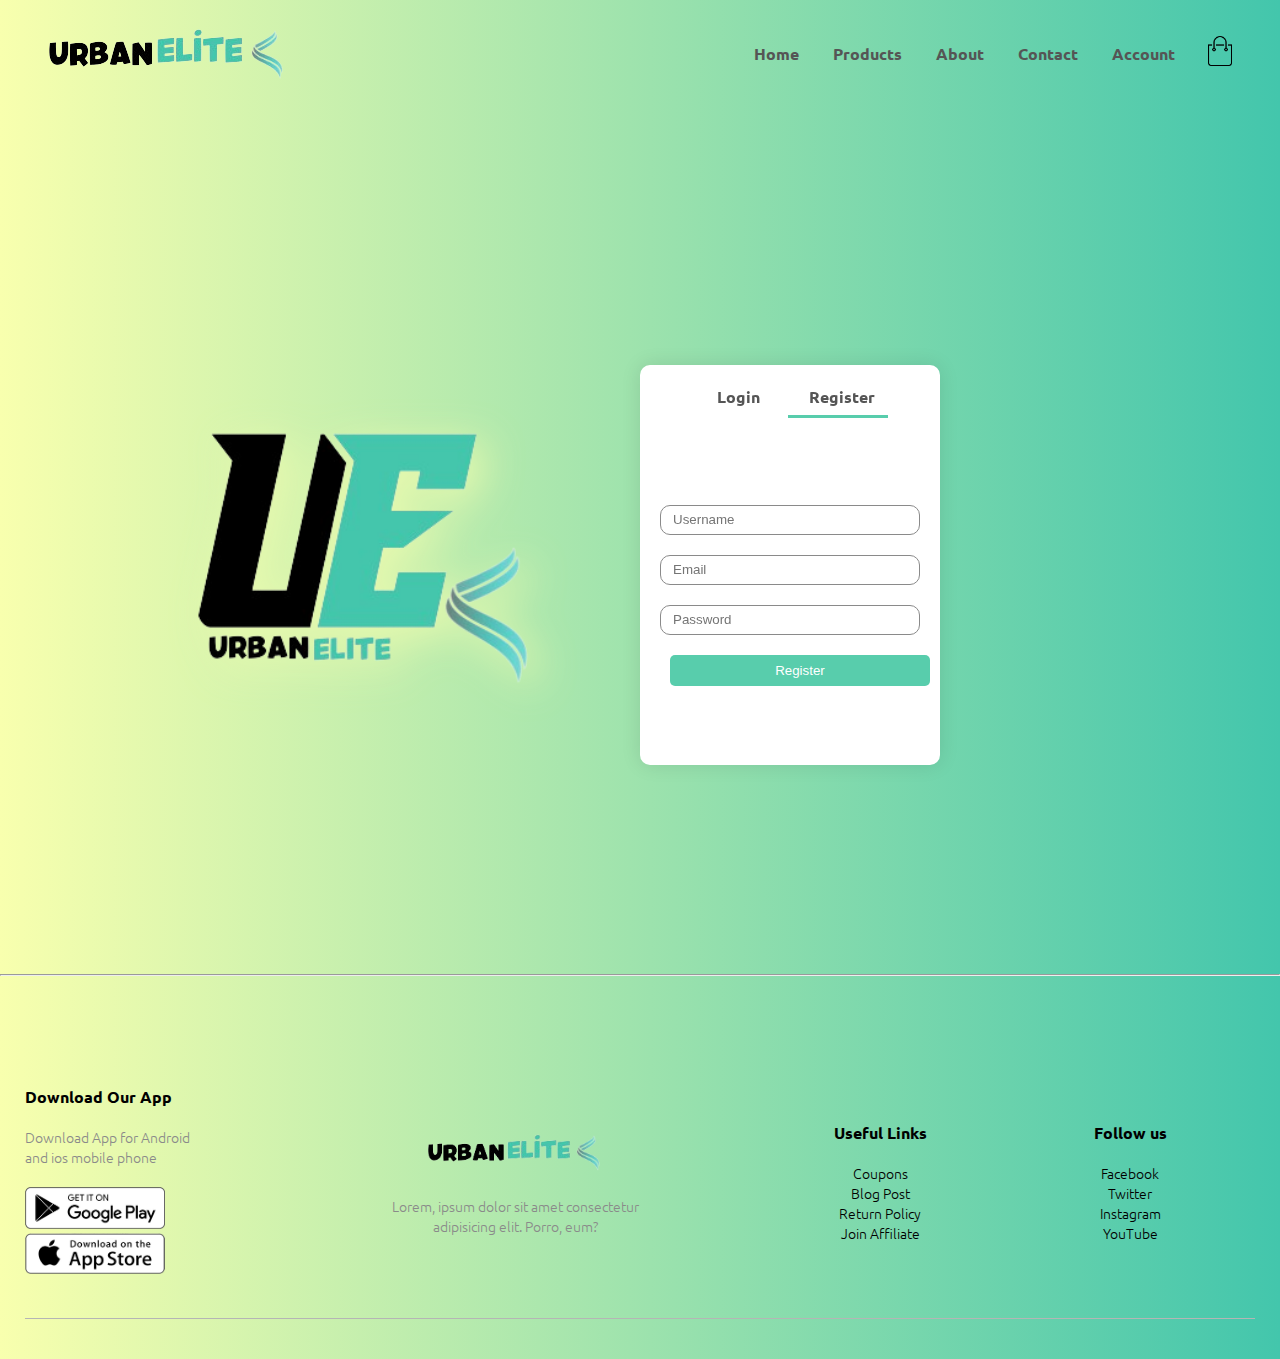
<file: account.html>
<!DOCTYPE html>
<html lang="en">

<head>
  <meta charset="UTF-8" />
  <meta name="viewport" content="width=device-width, initial-scale=1.0" />
  <title>All Products - URBAN Elite</title>
  <link rel="stylesheet" href="./assets/css/style.css" />
  <link
    href="https://fonts.googleapis.com/css2?family=Poppins:ital,wght@0,300;0,400;0,500;0,600;0,700;1,200&display=swap"
    rel="stylesheet" />
  <link rel="stylesheet" href="https://stackpath.bootstrapcdn.com/font-awesome/4.7.0/css/font-awesome.min.css" />
</head>

<body>
  <div class="header">
    <div class="container">
      <div class="navbar">
        <div class="logo">
          <a href="index.html">
          <img src="./assets/images/urban elite 2.png" alt=""></a>
        </div>
        <nav>
          <ul id="MenuItems">
            <li><a href="index.html">Home</a></li>
            <li><a href="products.html">Products</a></li>
            <li><a href="">About</a></li>
            <li><a href="">Contact</a></li>
            <li><a href="account.html">Account</a></li>
            <!-- TODo: 22:20 -->
          </ul>
        </nav>
        <a href="cart.html"
          ><img src="./assets/images/cart.png" alt="" width="30px" height="30px"
        /></a>
        <img
          src="./assets/images/menu.png"
          alt=""
          class="menu-icon"
          onclick="menutoggle()"
        />
      </div>
    </div>
  </div>
  <!-- Navigation ends here -->
  <!-- Account Page -->

  <div class="account-page">
    <div class="container">
      <div class="row">
        <div class="col-2">
          <img src="./assets/images/UE LOGO.png" width="100%" />
        </div>
        <div class="col-2">
          <div class="form-container">
            <div class="form-btn">
              <span onclick="login()">Login</span>
              <span onclick="register()">Register</span>
              <hr id="indicator" />
            </div>
            <form action="" id="LoginForm">
              <input type="text" placeholder="Username" />
              <input type="password" placeholder="Password" />

              <button type="submit" class="btn">Login</button>
              <a href="">Forgot Password</a>
            </form>
            <form action="" id="RegForm">
              <input type="text" placeholder="Username" />
              <input type="email" placeholder="Email" />
              <input type="password" placeholder="Password" />

              <button type="submit" class="btn">Register</button>
            </form>
          </div>
        </div>
      </div>
    </div>
  </div>
  <hr>

  <!-- Footer -->
  <div class="footer">
    <div class="container">
      <div class="row">
        <div class="footer-col-1">
          <h3>Download Our App</h3>
          <p>
            Download App for Android <br />
            and ios mobile phone
          </p>
          <div class="app-logo">
            <img src="./assets/images/play-store.png" alt="" />
            <img src="./assets/images/app-store.png" alt="" />
          </div>
        </div>
        <div class="footer-col-2">
          <a href="index.html"><img src="./assets/images/urban elite 2.png" alt="logo" />
          </a>
          <p>
            Lorem, ipsum dolor sit amet consectetur <br />adipisicing elit.
            Porro, eum?
          </p>
        </div>
        <div class="footer-col-3">
          <h3>Useful Links</h3>
          <ul>
            <li>Coupons</li>
            <li>Blog Post</li>
            <li>Return Policy</li>
            <li>Join Affiliate</li>
          </ul>
        </div>

        <div class="footer-col-4">
          <h3>Follow us</h3>
          <ul>
            <li>Facebook</li>
            <li>Twitter</li>
            <li>Instagram</li>
            <li>YouTube</li>
          </ul>
        </div>
      </div>
      <hr />
     
    </div>
  </div>

  <!-- scripts -->
  <script src="./assets/js/account.js"></script>
  <script src="../assets/js/toggleMenu.js"></script>
</body>

</html>
</file>
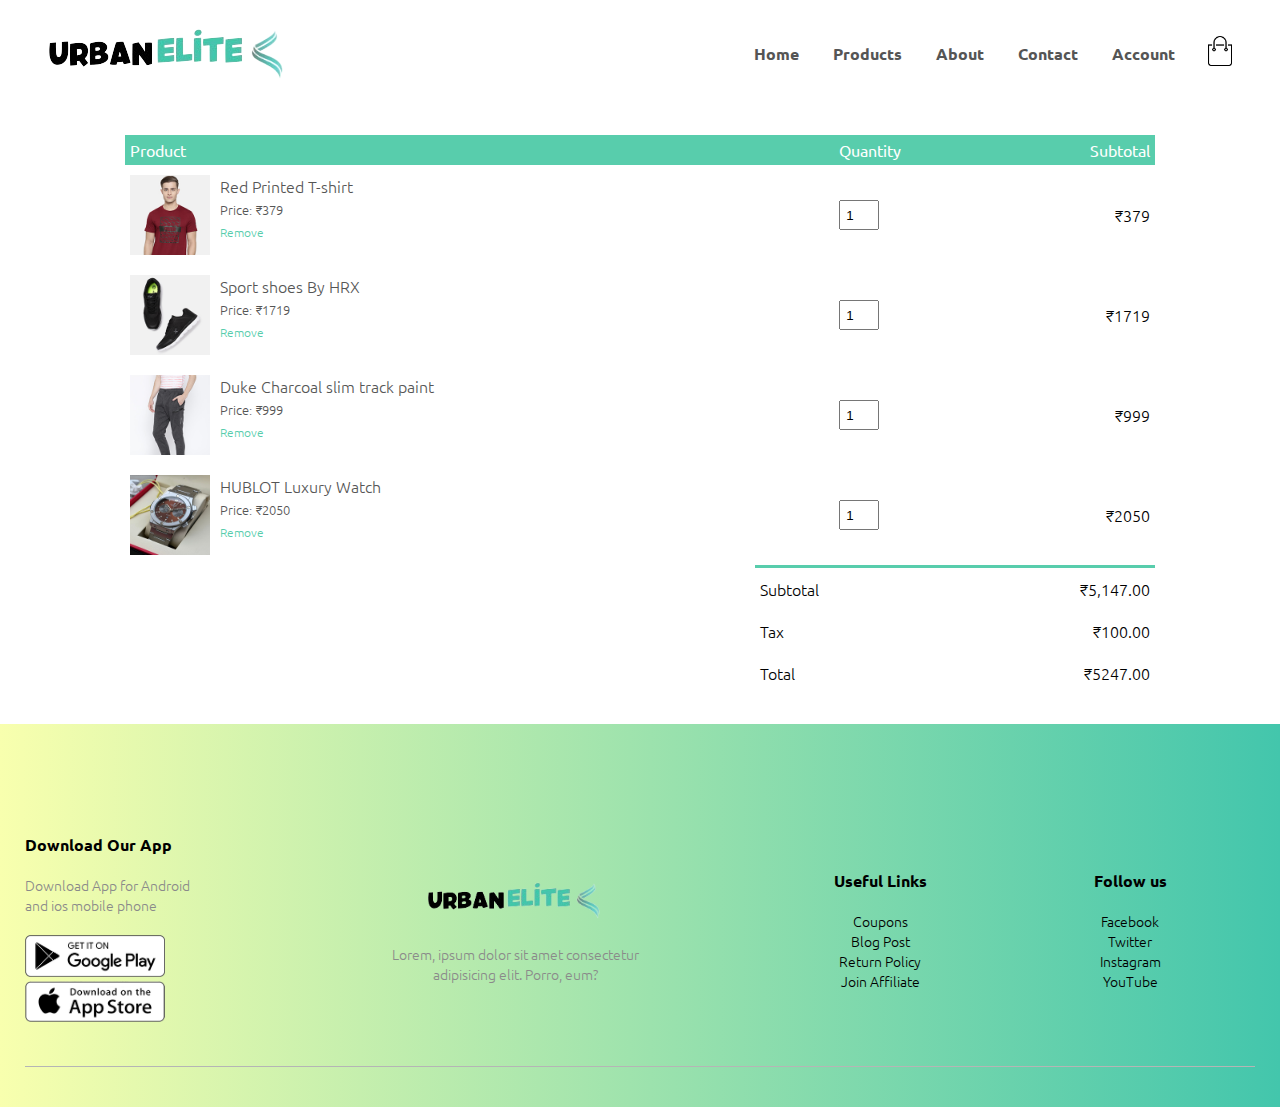
<file: cart.html>
<!DOCTYPE html>
<html lang="en">

<head>
  <meta charset="UTF-8" />
  <meta name="viewport" content="width=device-width, initial-scale=1.0" />
  <title>All Products - URBAN Elite</title>
  <link rel="stylesheet" href="./assets/css/style.css" />
  <link
    href="https://fonts.googleapis.com/css2?family=Poppins:ital,wght@0,300;0,400;0,500;0,600;0,700;1,200&display=swap"
    rel="stylesheet" />
  <link rel="stylesheet" href="https://stackpath.bootstrapcdn.com/font-awesome/4.7.0/css/font-awesome.min.css" />
</head>

<body>
  <div class="container">
    <div class="navbar">
      <div class="logo">
        <a href="index.html">
        <img src="./assets/images/urban elite 2.png" alt=""></a>
      </div>
      <nav>
        <ul id="MenuItems">
          <li><a href="index.html">Home</a></li>
          <li><a href="products.html">Products</a></li>
          <li><a href="">About</a></li>
          <li><a href="">Contact</a></li>
          <li><a href="account.html">Account</a></li>
          <!-- TODo: 22:20 -->
        </ul>
      </nav>
      <a href="cart.html"
        ><img src="./assets/images/cart.png" alt="" width="30px" height="30px"
      /></a>
      <img
        src="./assets/images/menu.png"
        alt=""
        class="menu-icon"
        onclick="menutoggle()"
      />
    </div>
  </div>

  <!-- Cart Items Details -->
  <div class="small-container cart-page">
    <table>
      <tr>
        <th>Product</th>
        <th>Quantity</th>
        <th>Subtotal</th>
      </tr>
      <tr>
        <td>
          <div class="cart-info">
            <img src="./assets/images/buy-1.jpg" alt="" />
            <div>
              <p>Red Printed T-shirt</p>
              <small>Price: ₹379</small>
              <br />
              <a href="">Remove</a>
            </div>
          </div>
        </td>
        <td><input type="nunber" value="1" /></td>
        <td>₹379</td>
      </tr>

      <tr>
        <td>
          <div class="cart-info">
            <img src="./assets/images/buy-2.jpg" alt="" />
            <div>
              <p>Sport shoes By HRX</p>
              <small>Price: ₹1719</small>
              <br />
              <a href="">Remove</a>
            </div>
          </div>
        </td>
        <td><input type="nunber" value="1" /></td>
        <td>₹1719</td>
      </tr>

      <tr>
        <td>
          <div class="cart-info">
            <img src="./assets/images/buy-3.jpg" alt="" />
            <div>
              <p>Duke Charcoal slim track paint</p>
              <small>Price: ₹999</small>
              <br />
              <a href="">Remove</a>
            </div>
          </div>
        </td>
        <td><input type="nunber" value="1" /></td>
        <td>₹999</td>
      </tr>

      <tr>
        <td>
          <div class="cart-info">
            <img src="./assets/images/buy-4.jpg" alt="" />
            <div>
              <p>HUBLOT Luxury Watch </p>
              <small>Price: ₹2050</small>
              <br />
              <a href="">Remove</a>
            </div>
          </div>
        </td>
        <td><input type="nunber" value="1" /></td>
        <td>₹2050</td>
      </tr>

    </table>

    <div class="total-price">
      <table>
        <tr>
          <td>Subtotal</td>
          <td>₹5,147.00</td>
        </tr>
        <tr>
          <td>Tax</td>
          <td>₹100.00</td>
        </tr>
        <tr>
          <td>Total</td>
          <td>₹5247.00</td>
        </tr>
      </table>
      
    </div>
  </div>
  <!-- Footer -->
  <div class="footer">
    <div class="container">
      <div class="row">
        <div class="footer-col-1">
          <h3>Download Our App</h3>
          <p>
            Download App for Android <br />
            and ios mobile phone
          </p>
          <div class="app-logo">
            <img src="./assets/images/play-store.png" alt="" />
            <img src="./assets/images/app-store.png" alt="" />
          </div>
        </div>
        <div class="footer-col-2">
          <a href="index.html"><img src="./assets/images/urban elite 2.png" alt="" />
          </a>
          <p>
            Lorem, ipsum dolor sit amet consectetur <br />adipisicing elit.
            Porro, eum?
          </p>
        </div>
        <div class="footer-col-3">
          <h3>Useful Links</h3>
          <ul>
            <li>Coupons</li>
            <li>Blog Post</li>
            <li>Return Policy</li>
            <li>Join Affiliate</li>
          </ul>
        </div>

        <div class="footer-col-4">
          <h3>Follow us</h3>
          <ul>
            <li>Facebook</li>
            <li>Twitter</li>
            <li>Instagram</li>
            <li>YouTube</li>
          </ul>
        </div>
      </div>
      <hr />
      
    </div>
  </div>
  <!-- JS for Toggle menu -->
  <script src="./assets/js/toggleMenu.js"></script>
</body>

</html>
</file>
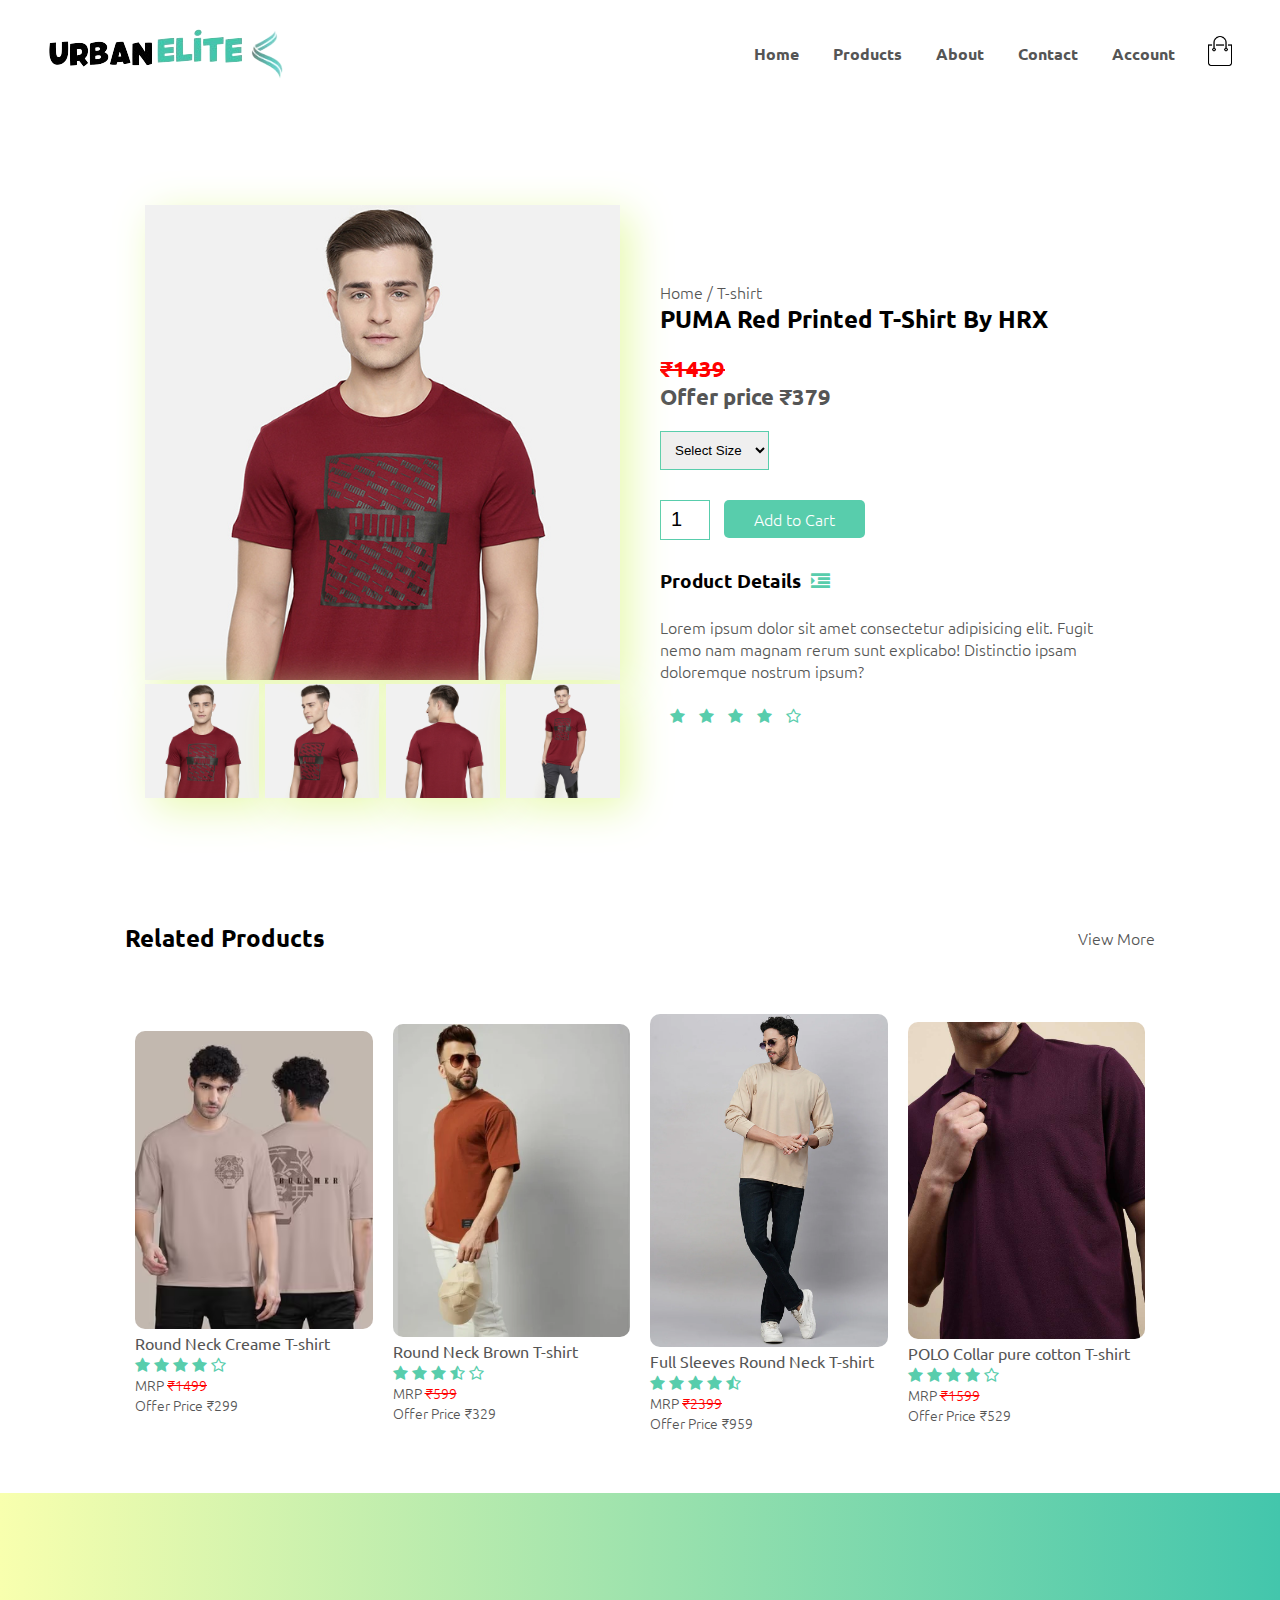
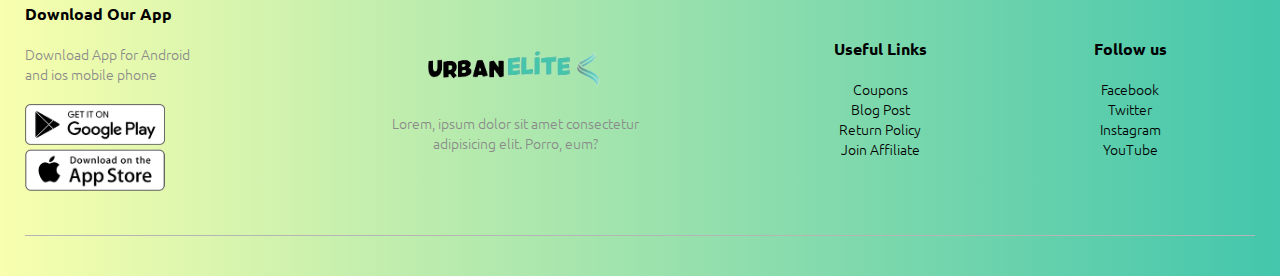
<file: product-details.html>
<!DOCTYPE html>
<html lang="en">
  <head>
    <meta charset="UTF-8" />
    <meta name="viewport" content="width=device-width, initial-scale=1.0" />
    <title>All Products - URBAN Elite</title>
    <link rel="stylesheet" href="./assets/css/style.css" />
    <link
      href="https://fonts.googleapis.com/css2?family=Poppins:ital,wght@0,300;0,400;0,500;0,600;0,700;1,200&display=swap"
      rel="stylesheet"
    />
    <link
      rel="stylesheet"
      href="https://stackpath.bootstrapcdn.com/font-awesome/4.7.0/css/font-awesome.min.css"
    />
  </head>

  <body>
    <div class="container">
      <div class="navbar">
        <div class="logo">
          <a href="index.html">
            <img src="./assets/images/urban elite 2.png" alt=""
          /></a>
        </div>
        <nav>
          <ul id="MenuItems">
            <li><a href="index.html">Home</a></li>
            <li><a href="products.html">Products</a></li>
            <li><a href="">About</a></li>
            <li><a href="">Contact</a></li>
            <li><a href="account.html">Account</a></li>
            <!-- TODo: 22:20 -->
          </ul>
        </nav>
        <a href="cart.html"
          ><img
            src="./assets/images/cart.png"
            alt=""
            width="30px"
            height="30px"
        /></a>
        <img
          src="./assets/images/menu.png"
          alt=""
          class="menu-icon"
          onclick="menutoggle()"
        />
      </div>
    </div>

    <!-- Single Products Detail -->
    <div class="small-container single-product">
      <div class="row">
        <div class="col-2">
          <img
            src="./assets/images/gallery-1.jpg"
            width="100%"
            id="ProductImg"
          />

          <div class="small-img-row">
            <div class="small-img-col">
              <img src="./assets/images/gallery-1.jpg" class="small-img" />
            </div>
            <div class="small-img-col">
              <img src="./assets/images/gallery-2.jpg" class="small-img" />
            </div>
            <div class="small-img-col">
              <img src="./assets/images/gallery-3.jpg" class="small-img" />
            </div>
            <div class="small-img-col">
              <img src="./assets/images/gallery-4.jpg" class="small-img" />
            </div>
          </div>
        </div>
        <div class="col-2">
          <p>Home / T-shirt</p>
          <h2>PUMA Red Printed T-Shirt By HRX</h2>
          <h4>
            <span class="mrp">₹1439</span>
            <br />
            <span>Offer price</span>
            <span> ₹379</span>
          </h4>
          <select name="" id="">
            <option value="">Select Size</option>
            <option value="">XXL</option>
            <option value="">XL</option>
            <option value="">Large</option>
            <option value="">Medium</option>
            <option value="">Small</option>
          </select>
          <input type="number" value="1" />
          <a href="" class="btn">Add to Cart</a>
          <h3>Product Details<i class="fa fa-indent"></i></h3>
          <br />
          <p>
            Lorem ipsum dolor sit amet consectetur adipisicing elit. Fugit nemo
            nam magnam rerum sunt explicabo! Distinctio ipsam doloremque nostrum
            ipsum?
          </p>
          <br />
          <div class="rating">
            <i class="fa fa-star"></i>
            <i class="fa fa-star"></i>
            <i class="fa fa-star"></i>
            <i class="fa fa-star"></i>
            <i class="fa fa-star-o"></i>
          </div>
        </div>
      </div>
    </div>

    <!-- Title -->
    <div class="small-container">
      <div class="row row-2">
        <h2>Related Products</h2>
        <p>View More</p>
      </div>
    </div>

    <!-- Similar Products -->

    <div class="small-container">
      <div class="row">
        <div class="col-4">
          <img src="./assets/images/product-14.avif" alt="" />
          <h4>Round Neck Creame T-shirt</h4>
          <div class="rating">
            <i class="fa fa-star"></i>
            <i class="fa fa-star"></i>
            <i class="fa fa-star"></i>
            <i class="fa fa-star"></i>
            <i class="fa fa-star-o"></i>
          </div>
          <p>
            <span>MRP</span>
            <span class="mrp">₹1499</span>
            <br /><span>Offer Price</span> <span>₹299</span>
          </p>
        </div>

        <div class="col-4">
          <img src="./assets/images/product-15.webp" alt="" />
          <h4>Round Neck Brown T-shirt</h4>
          <div class="rating">
            <i class="fa fa-star"></i>
            <i class="fa fa-star"></i>
            <i class="fa fa-star"></i>
            <i class="fa fa-star-half-o"></i>
            <i class="fa fa-star-o"></i>
          </div>
          <p>
            <span>MRP</span>
            <span class="mrp">₹599</span>
            <br /><span>Offer Price</span> <span>₹329</span>
          </p>
        </div>

        <div class="col-4">
          <img src="./assets/images/product-16.webp" alt="" />
          <h4>Full Sleeves Round Neck T-shirt</h4>
          <div class="rating">
            <i class="fa fa-star"></i>
            <i class="fa fa-star"></i>
            <i class="fa fa-star"></i>
            <i class="fa fa-star"></i>
            <i class="fa fa-star-half-o"></i>
          </div>
          <p>
            <span>MRP</span>
            <span class="mrp">₹2399</span>
            <br /><span>Offer Price</span> <span>₹959</span>
          </p>
        </div>
        <div class="col-4">
          <img src="./assets/images/product-17.jpg" alt="" />
          <h4>POLO Collar pure cotton T-shirt</h4>
          <div class="rating">
            <i class="fa fa-star"></i>
            <i class="fa fa-star"></i>
            <i class="fa fa-star"></i>
            <i class="fa fa-star"></i>
            <i class="fa fa-star-o"></i>
          </div>
          <p>
            <span>MRP</span>
            <span class="mrp">₹1599</span>
            <br /><span>Offer Price</span> <span>₹529</span>
          </p>
        </div>
      </div>
    </div>

    <!-- Footer -->
    <div class="footer">
      <div class="container">
        <div class="row">
          <div class="footer-col-1">
            <h3>Download Our App</h3>
            <p>
              Download App for Android <br />
              and ios mobile phone
            </p>
            <div class="app-logo">
              <img src="./assets/images/play-store.png" alt="" />
              <img src="./assets/images/app-store.png" alt="" />
            </div>
          </div>
          <div class="footer-col-2">
            <a href="index.html">   <img src="./assets/images/urban elite 2.png" alt="logo" />
            </a>
            <p>
              Lorem, ipsum dolor sit amet consectetur <br />adipisicing elit.
              Porro, eum?
            </p>
          </div>
          <div class="footer-col-3">
            <h3>Useful Links</h3>
            <ul>
              <li>Coupons</li>
              <li>Blog Post</li>
              <li>Return Policy</li>
              <li>Join Affiliate</li>
            </ul>
          </div>

          <div class="footer-col-4">
            <h3>Follow us</h3>
            <ul>
              <li>Facebook</li>
              <li>Twitter</li>
              <li>Instagram</li>
              <li>YouTube</li>
            </ul>
          </div>
        </div>
        <hr />
      </div>
    </div>

    <!-- scripts -->
    <script src="./assets/js/gallery.js"></script>
    <!-- JS for Toggle menu -->
    <script src="./assets/js/toggleMenu.js"></script>
  </body>
</html>
</file>
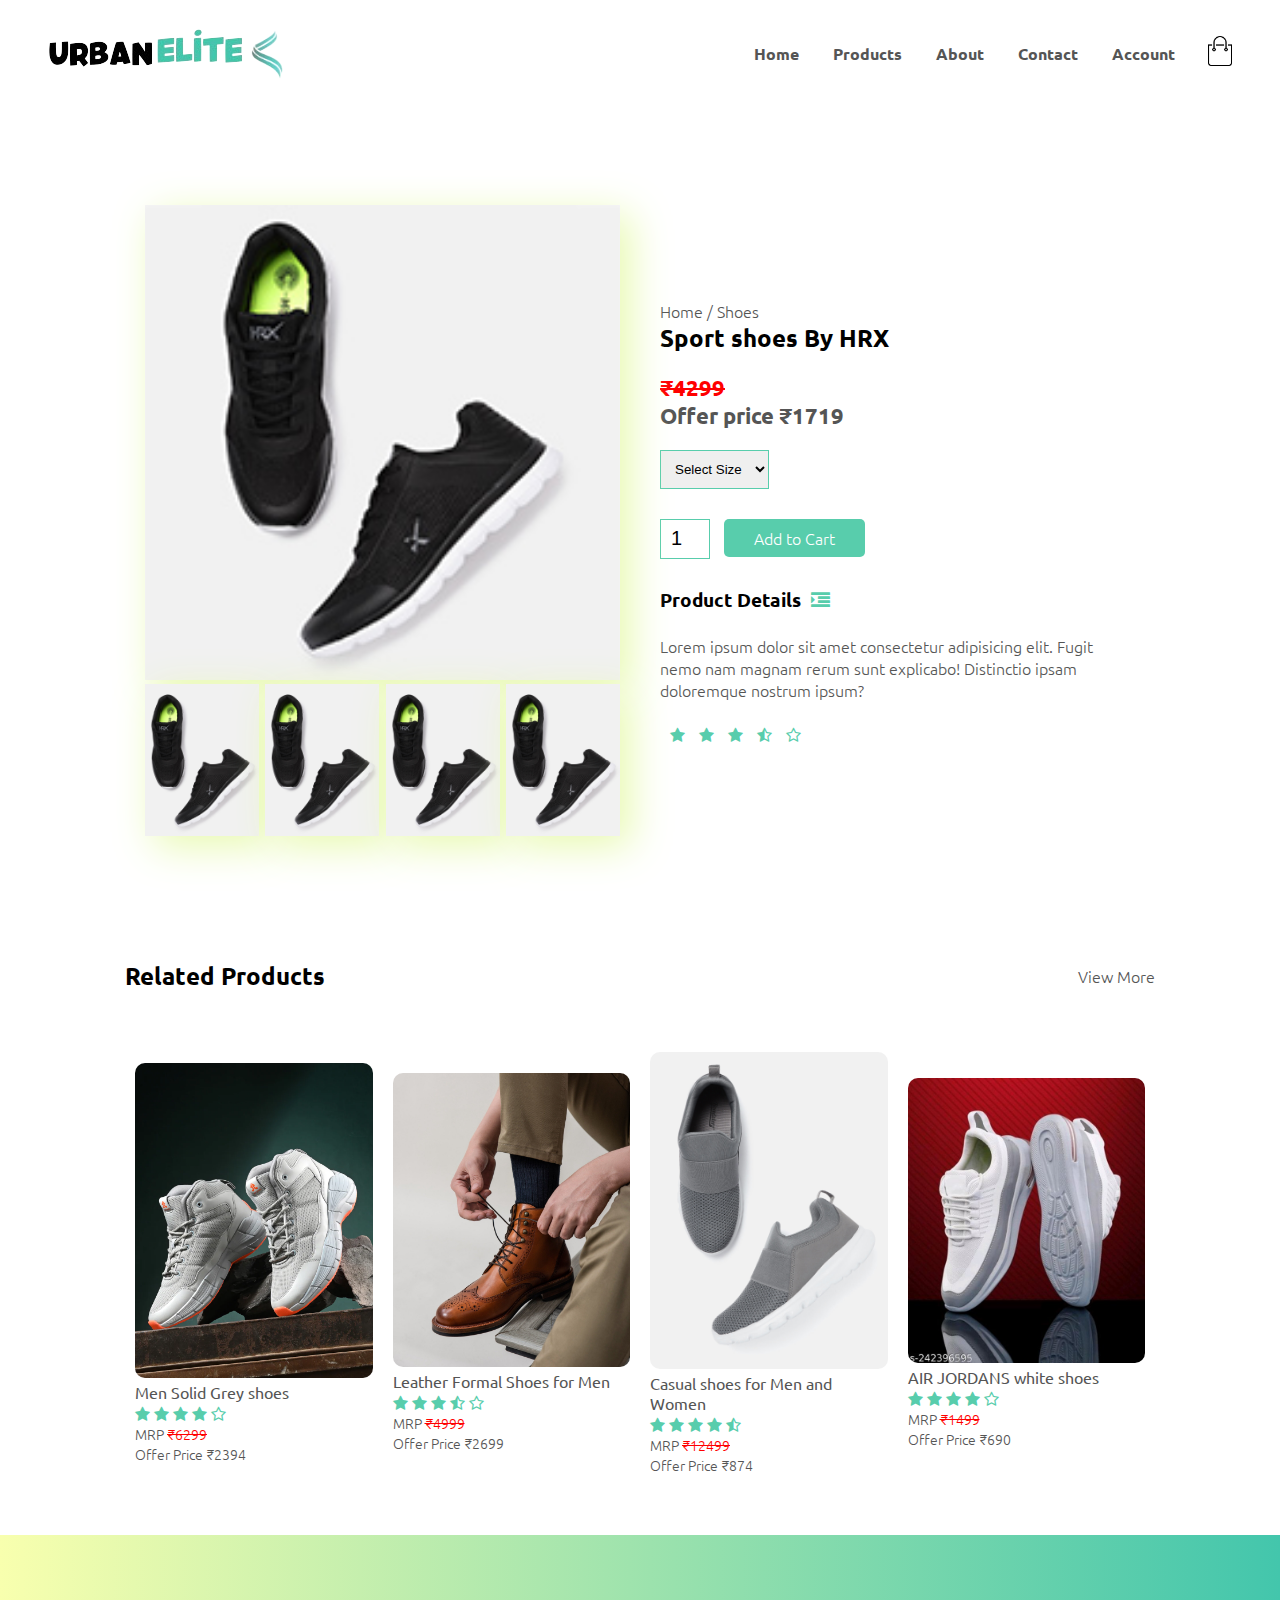
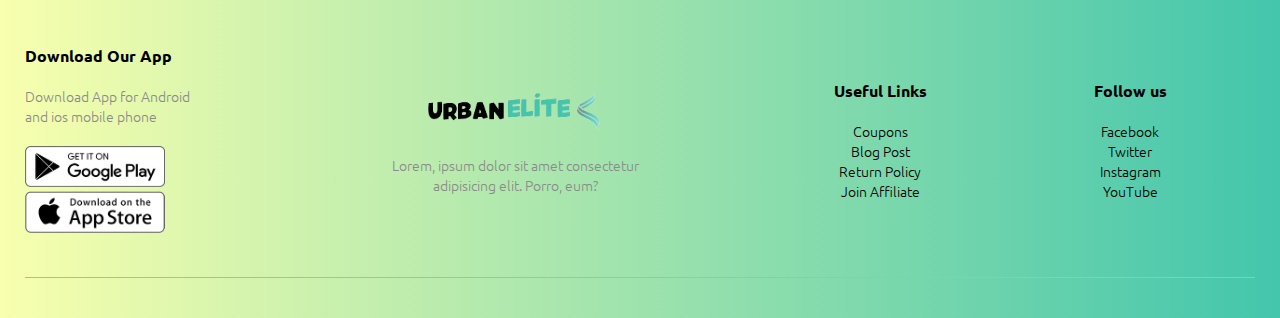
<file: product2-details.html>
<!DOCTYPE html>
<html lang="en">
  <head>
    <meta charset="UTF-8" />
    <meta name="viewport" content="width=device-width, initial-scale=1.0" />
    <title>URBAN Elite</title>
    <link rel="stylesheet" href="./assets/css/style.css" />
    <link
      href="https://fonts.googleapis.com/css2?family=Poppins:ital,wght@0,300;0,400;0,500;0,600;0,700;1,200&display=swap"
      rel="stylesheet"
    />
    <link
      rel="stylesheet"
      href="https://stackpath.bootstrapcdn.com/font-awesome/4.7.0/css/font-awesome.min.css"
    />
  </head>

  <body>
    <div class="container">
      <div class="navbar">
        <div class="logo">
          <a href="index.html">
            <img src="./assets/images/urban elite 2.png" alt=""
          /></a>
        </div>
        <nav>
          <ul id="MenuItems">
            <li><a href="index.html">Home</a></li>
            <li><a href="products.html">Products</a></li>
            <li><a href="">About</a></li>
            <li><a href="">Contact</a></li>
            <li><a href="account.html">Account</a></li>
            <!-- TODo: 22:20 -->
          </ul>
        </nav>
        <a href="cart.html"
          ><img
            src="./assets/images/cart.png"
            alt=""
            width="30px"
            height="30px"
        /></a>
        <img
          src="./assets/images/menu.png"
          alt=""
          class="menu-icon"
          onclick="menutoggle()"
        />
      </div>
    </div>

    <!-- Single Products Detail -->
    <div class="small-container single-product">
      <div class="row">
        <div class="col-2">
          <img src="./assets/images/buy-2.jpg" width="100%" id="ProductImg" />

          <div class="small-img-row">
            <div class="small-img-col">
              <img src="./assets/images/product-2.jpg" class="small-img" />
            </div>
            <div class="small-img-col">
              <img src="./assets/images/product-2.jpg" class="small-img" />
            </div>
            <div class="small-img-col">
              <img src="./assets/images/product-2.jpg" class="small-img" />
            </div>
            <div class="small-img-col">
              <img src="./assets/images/product-2.jpg" class="small-img" />
            </div>
          </div>
        </div>
        <div class="col-2">
          <p>Home / Shoes</p>
          <h2>Sport shoes By HRX</h2>
          <h4>
            <span class="mrp">₹4299</span>
            <br />
            <span>Offer price</span>
            <span> ₹1719</span>
          </h4>
          <select name="" id="">
            <option value="">Select Size</option>
            <option value="">08</option>
            <option value="">09</option>
            <option value="">10</option>
            <option value="">11</option>
            <option value="">12</option>
          </select>
          <input type="number" value="1" />
          <a href="" class="btn">Add to Cart</a>
          <h3>Product Details<i class="fa fa-indent"></i></h3>
          <br />
          <p>
            Lorem ipsum dolor sit amet consectetur adipisicing elit. Fugit nemo
            nam magnam rerum sunt explicabo! Distinctio ipsam doloremque nostrum
            ipsum?
          </p>
          <br />
          <div class="rating">
            <i class="fa fa-star"></i>
            <i class="fa fa-star"></i>
            <i class="fa fa-star"></i>
            <i class="fa fa-star-half-o"></i>
            <i class="fa fa-star-o"></i>
          </div>
        </div>
      </div>
    </div>

    <!-- Title -->
    <div class="small-container">
      <div class="row row-2">
        <h2>Related Products</h2>
        <p>View More</p>
      </div>
    </div>

    <!-- Similar Products -->

    <div class="small-container">
      <div class="row">
        <div class="col-4">
          <img src="./assets/images/product-18.webp" alt="" />
          <h4>Men Solid Grey shoes</h4>
          <div class="rating">
            <i class="fa fa-star"></i>
            <i class="fa fa-star"></i>
            <i class="fa fa-star"></i>
            <i class="fa fa-star"></i>
            <i class="fa fa-star-o"></i>
          </div>
          <p>
            <span>MRP</span>
            <span class="mrp">₹6299</span>
            <br /><span>Offer Price</span> <span>₹2394</span>
          </p>
        </div>

        <div class="col-4">
          <img src="./assets/images/product-19.jpg" alt="" />
          <h4>Leather Formal Shoes for Men</h4>
          <div class="rating">
            <i class="fa fa-star"></i>
            <i class="fa fa-star"></i>
            <i class="fa fa-star"></i>
            <i class="fa fa-star-half-o"></i>
            <i class="fa fa-star-o"></i>
          </div>
          <p>
            <span>MRP</span>
            <span class="mrp">₹4999</span>
            <br /><span>Offer Price</span> <span>₹2699</span>
          </p>
        </div>

        <div class="col-4">
          <img src="./assets/images/product-11.jpg" alt="" />
          <h4>Casual shoes for Men and Women</h4>
          <div class="rating">
            <i class="fa fa-star"></i>
            <i class="fa fa-star"></i>
            <i class="fa fa-star"></i>
            <i class="fa fa-star"></i>
            <i class="fa fa-star-half-o"></i>
          </div>
          <p>
            <span>MRP</span>
            <span class="mrp">₹12499</span>
            <br /><span>Offer Price</span> <span>₹874</span>
          </p>
        </div>
        <div class="col-4">
          <img src="./assets/images/product-20.jpg" alt="" />
          <h4>AIR JORDANS white shoes</h4>
          <div class="rating">
            <i class="fa fa-star"></i>
            <i class="fa fa-star"></i>
            <i class="fa fa-star"></i>
            <i class="fa fa-star"></i>
            <i class="fa fa-star-o"></i>
          </div>
          <p>
            <span>MRP</span>
            <span class="mrp">₹1499</span>
            <br /><span>Offer Price</span> <span>₹690</span>
          </p>
        </div>
      </div>
    </div>

    <!-- Footer -->
    <div class="footer">
      <div class="container">
        <div class="row">
          <div class="footer-col-1">
            <h3>Download Our App</h3>
            <p>
              Download App for Android <br />
              and ios mobile phone
            </p>
            <div class="app-logo">
              <img src="./assets/images/play-store.png" alt="" />
              <img src="./assets/images/app-store.png" alt="" />
            </div>
          </div>
          <div class="footer-col-2">
            <a href="index.html">     <img src="./assets/images/urban elite 2.png" alt="logo" />
            </a>
            <p>
              Lorem, ipsum dolor sit amet consectetur <br />adipisicing elit.
              Porro, eum?
            </p>
          </div>
          <div class="footer-col-3">
            <h3>Useful Links</h3>
            <ul>
              <li>Coupons</li>
              <li>Blog Post</li>
              <li>Return Policy</li>
              <li>Join Affiliate</li>
            </ul>
          </div>

          <div class="footer-col-4">
            <h3>Follow us</h3>
            <ul>
              <li>Facebook</li>
              <li>Twitter</li>
              <li>Instagram</li>
              <li>YouTube</li>
            </ul>
          </div>
        </div>
        <hr />
      </div>
    </div>

    <!-- scripts -->
    <script src="./assets/js/gallery.js"></script>
    <!-- JS for Toggle menu -->
    <script src="./assets/js/toggleMenu.js"></script>
  </body>
</html>
</file>
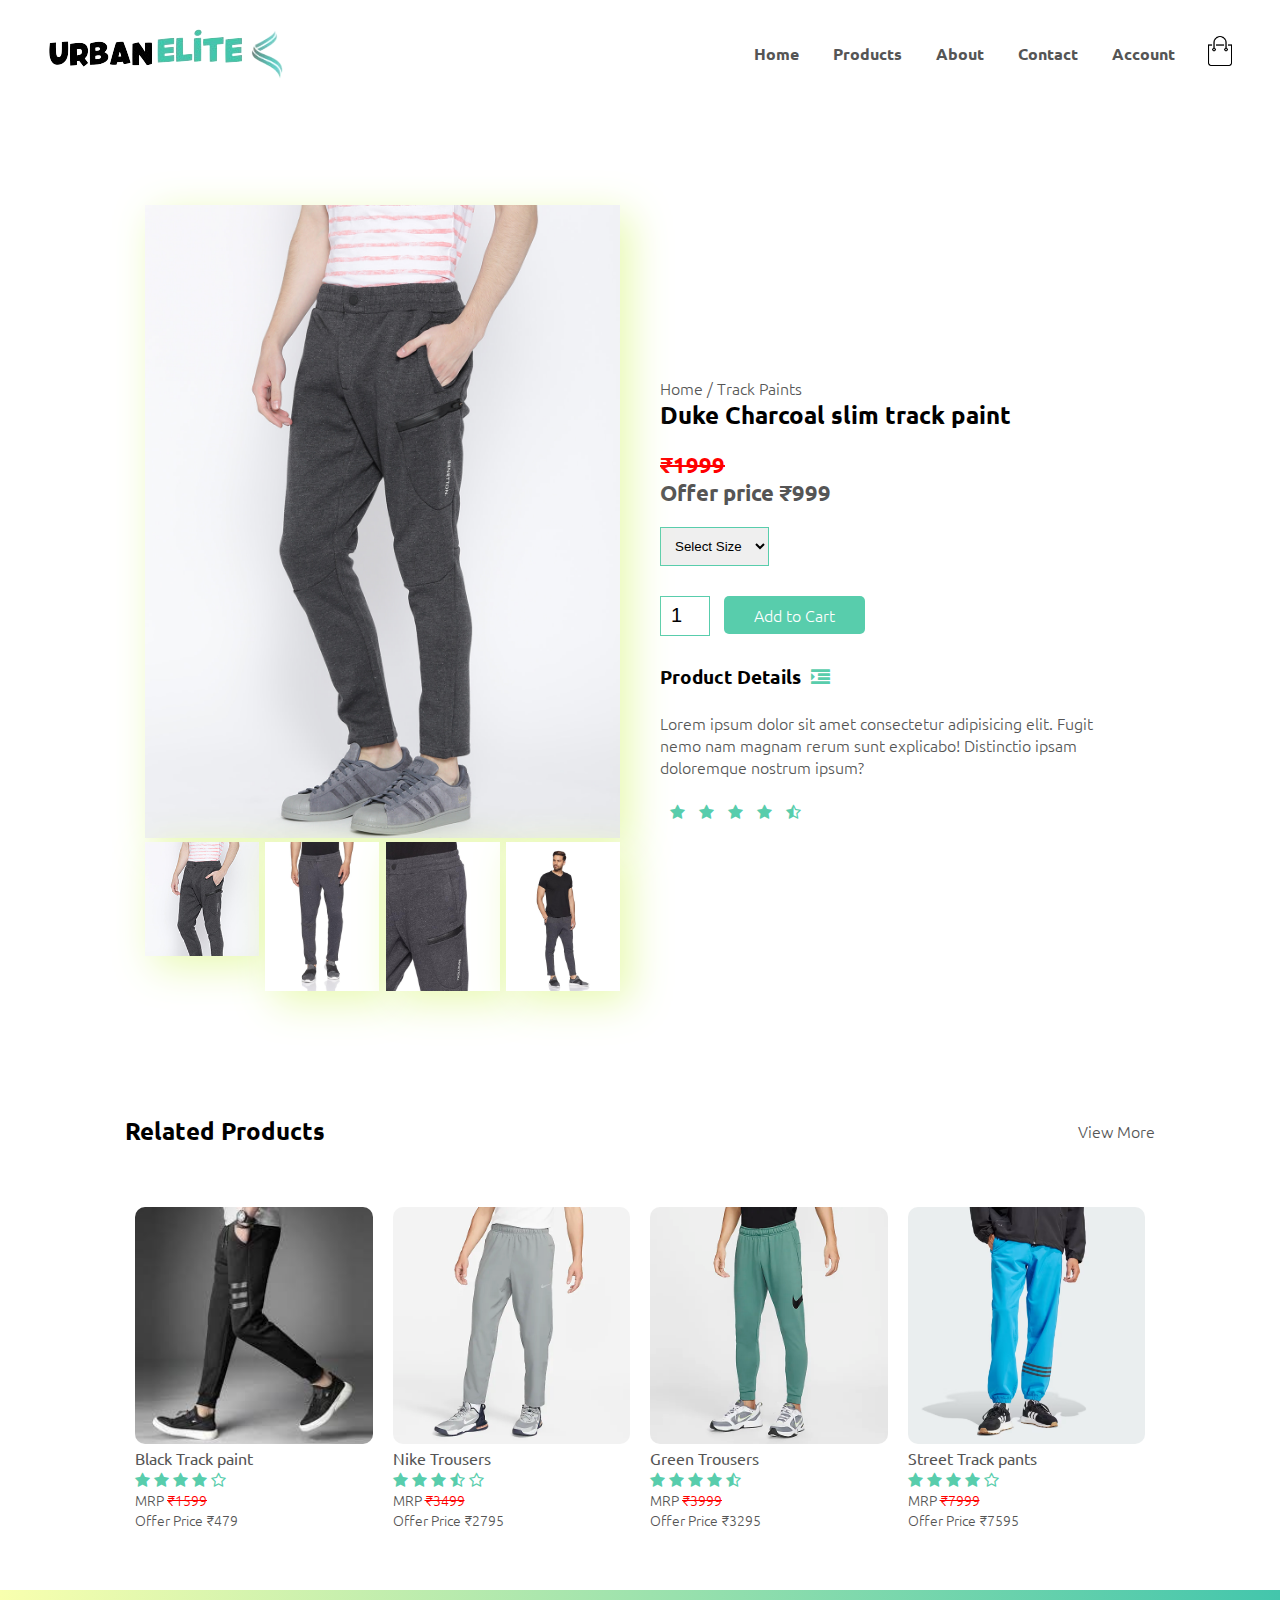
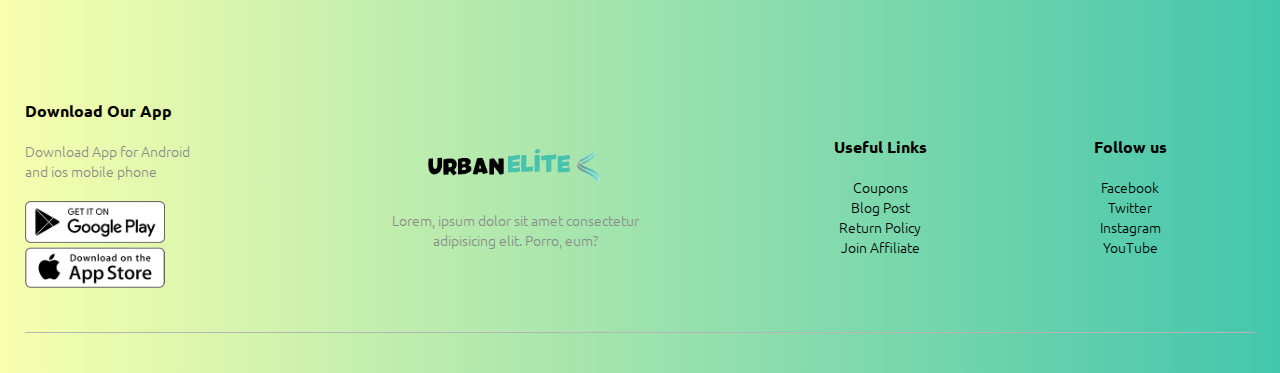
<file: product3-details.html>
<!DOCTYPE html>
<html lang="en">
  <head>
    <meta charset="UTF-8" />
    <meta name="viewport" content="width=device-width, initial-scale=1.0" />
    <title>URBAN Elite</title>
    <link rel="stylesheet" href="./assets/css/style.css" />
    <link
      href="https://fonts.googleapis.com/css2?family=Poppins:ital,wght@0,300;0,400;0,500;0,600;0,700;1,200&display=swap"
      rel="stylesheet"
    />
    <link
      rel="stylesheet"
      href="https://stackpath.bootstrapcdn.com/font-awesome/4.7.0/css/font-awesome.min.css"
    />
  </head>

  <body>
    <div class="container">
      <div class="navbar">
        <div class="logo">
          <a href="index.html">
            <img src="./assets/images/urban elite 2.png" alt=""
          /></a>
        </div>
        <nav>
          <ul id="MenuItems">
            <li><a href="index.html">Home</a></li>
            <li><a href="products.html">Products</a></li>
            <li><a href="">About</a></li>
            <li><a href="">Contact</a></li>
            <li><a href="account.html">Account</a></li>
            <!-- TODo: 22:20 -->
          </ul>
        </nav>
        <a href="cart.html"
          ><img
            src="./assets/images/cart.png"
            alt=""
            width="30px"
            height="30px"
        /></a>
        <img
          src="./assets/images/menu.png"
          alt=""
          class="menu-icon"
          onclick="menutoggle()"
        />
      </div>
    </div>

    <!-- Single Products Detail -->
    <div class="small-container single-product">
      <div class="row">
        <div class="col-2">
          <img
            src="./assets/images/product-3.jpg"
            width="100%"
            id="ProductImg"
          />

          <div class="small-img-row">
            <div class="small-img-col">
              <img src="./assets/images/buy-3.jpg" class="small-img" />
            </div>
            <div class="small-img-col">
              <img
                src="./assets/images/product-3-gallery-1.jpg"
                class="small-img"
              />
            </div>
            <div class="small-img-col">
              <img
                src="./assets/images/product-3-gallery-2.jpg"
                class="small-img"
              />
            </div>
            <div class="small-img-col">
              <img
                src="./assets/images/product-3-gallery-3.jpg"
                class="small-img"
              />
            </div>
          </div>
        </div>
        <div class="col-2">
          <p>Home / Track Paints</p>
          <h2>Duke Charcoal slim track paint</h2>
          <h4>
            <span class="mrp">₹1999</span>
            <br />
            <span>Offer price</span>
            <span> ₹999</span>
          </h4>
          <select name="" id="">
            <option value="">Select Size</option>
            <option value="">XXL</option>
            <option value="">XL</option>
            <option value="">Large</option>
            <option value="">Medium</option>
            <option value="">Small</option>
          </select>
          <input type="number" value="1" />
          <a href="" class="btn">Add to Cart</a>
          <h3>Product Details<i class="fa fa-indent"></i></h3>
          <br />
          <p>
            Lorem ipsum dolor sit amet consectetur adipisicing elit. Fugit nemo
            nam magnam rerum sunt explicabo! Distinctio ipsam doloremque nostrum
            ipsum?
          </p>
          <br />
          <div class="rating">
            <i class="fa fa-star"></i>
            <i class="fa fa-star"></i>
            <i class="fa fa-star"></i>
            <i class="fa fa-star"></i>
            <i class="fa fa-star-half-o"></i>
          </div>
        </div>
      </div>
    </div>

    <!-- Title -->
    <div class="small-container">
      <div class="row row-2">
        <h2>Related Products</h2>
        <p>View More</p>
      </div>
    </div>

    <!-- Similar Products -->

    <div class="small-container">
      <div class="row">
        <div class="col-4">
          <img src="./assets/images/product-21 t.jpg" alt="" />
          <h4>Black Track paint</h4>
          <div class="rating">
            <i class="fa fa-star"></i>
            <i class="fa fa-star"></i>
            <i class="fa fa-star"></i>
            <i class="fa fa-star"></i>
            <i class="fa fa-star-o"></i>
          </div>
          <p>
            <span>MRP</span>
            <span class="mrp">₹1599</span>
            <br /><span>Offer Price</span> <span>₹479</span>
          </p>
        </div>

        <div class="col-4">
          <img src="./assets/images/product-22 t.png" alt="" />
          <h4>Nike Trousers</h4>
          <div class="rating">
            <i class="fa fa-star"></i>
            <i class="fa fa-star"></i>
            <i class="fa fa-star"></i>
            <i class="fa fa-star-half-o"></i>
            <i class="fa fa-star-o"></i>
          </div>
          <p>
            <span>MRP</span>
            <span class="mrp">₹3499</span>
            <br /><span>Offer Price</span> <span>₹2795</span>
          </p>
        </div>

        <div class="col-4">
          <img src="./assets/images/product-23 t.png" alt="" />
          <h4>Green Trousers</h4>
          <div class="rating">
            <i class="fa fa-star"></i>
            <i class="fa fa-star"></i>
            <i class="fa fa-star"></i>
            <i class="fa fa-star"></i>
            <i class="fa fa-star-half-o"></i>
          </div>
        <p>
          <span>MRP</span>
          <span class="mrp">₹3999</span>
          <br /><span>Offer Price</span> <span>₹3295</span>
        </p>
        </div>
        <div class="col-4">
          <img src="./assets/images/product-24 t.avif" alt="" />
          <h4>Street Track pants</h4>
          <div class="rating">
            <i class="fa fa-star"></i>
            <i class="fa fa-star"></i>
            <i class="fa fa-star"></i>
            <i class="fa fa-star"></i>
            <i class="fa fa-star-o"></i>
          </div>
          <p>
            <span>MRP</span>
            <span class="mrp">₹7999</span>
            <br /><span>Offer Price</span> <span>₹7595</span>
          </p>
        </div>
      </div>
    </div>

    <!-- Footer -->
    <div class="footer">
      <div class="container">
        <div class="row">
          <div class="footer-col-1">
            <h3>Download Our App</h3>
            <p>
              Download App for Android <br />
              and ios mobile phone
            </p>
            <div class="app-logo">
              <img src="./assets/images/play-store.png" alt="" />
              <img src="./assets/images/app-store.png" alt="" />
            </div>
          </div>
          <div class="footer-col-2">
            <a href="index.html"> <img src="./assets/images/urban elite 2.png" alt="logo" />
            </a>
            <p>
              Lorem, ipsum dolor sit amet consectetur <br />adipisicing elit.
              Porro, eum?
            </p>
          </div>
          <div class="footer-col-3">
            <h3>Useful Links</h3>
            <ul>
              <li>Coupons</li>
              <li>Blog Post</li>
              <li>Return Policy</li>
              <li>Join Affiliate</li>
            </ul>
          </div>

          <div class="footer-col-4">
            <h3>Follow us</h3>
            <ul>
              <li>Facebook</li>
              <li>Twitter</li>
              <li>Instagram</li>
              <li>YouTube</li>
            </ul>
          </div>
        </div>
        <hr />
      </div>
    </div>

    <!-- scripts -->
    <script src="./assets/js/gallery.js"></script>
    <!-- JS for Toggle menu -->
    <script src="./assets/js/toggleMenu.js"></script>
  </body>
</html>
</file>
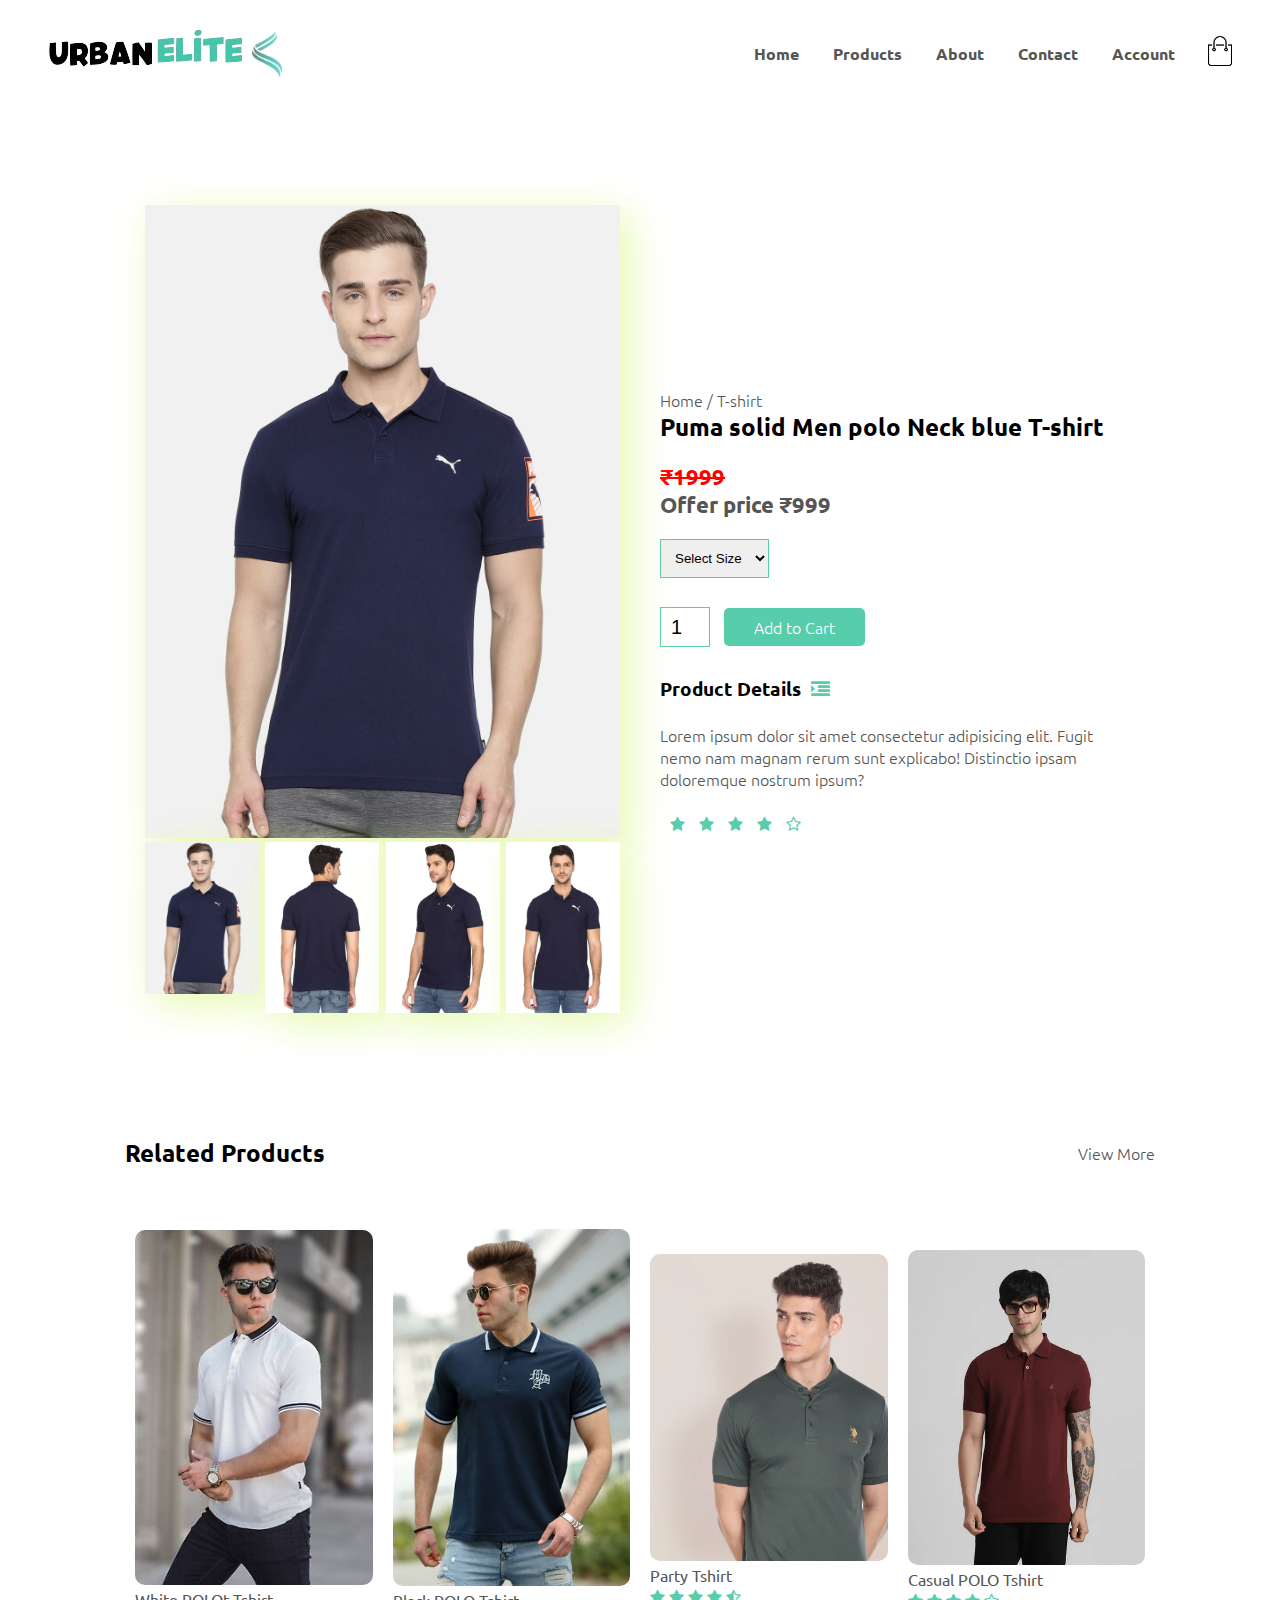
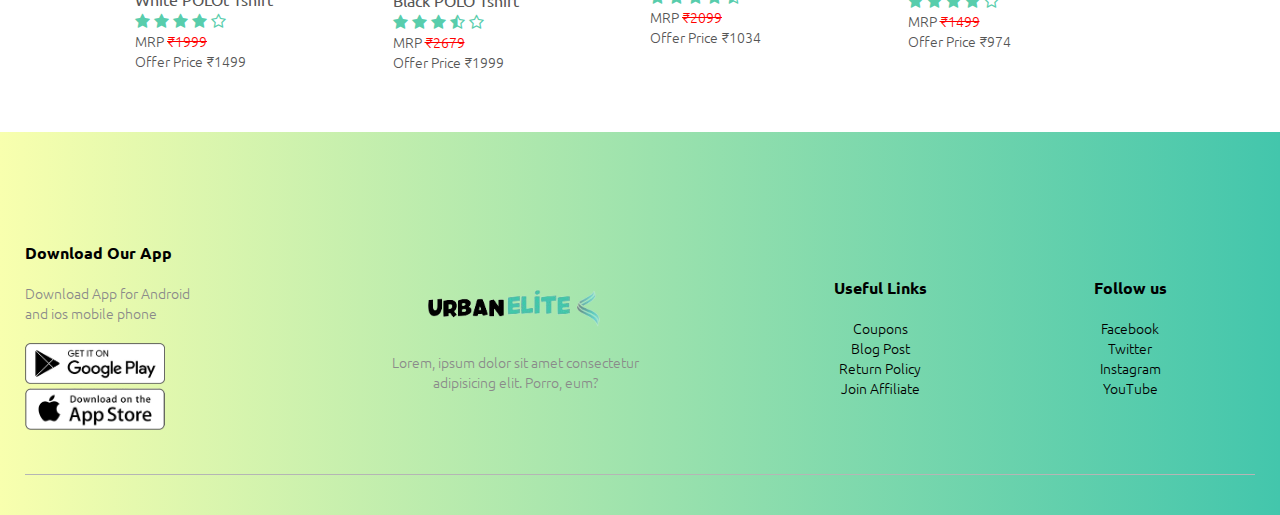
<file: product4-details.html>
<!DOCTYPE html>
<html lang="en">
  <head>
    <meta charset="UTF-8" />
    <meta name="viewport" content="width=device-width, initial-scale=1.0" />
    <title>URBAN Elite</title>
    <link rel="stylesheet" href="./assets/css/style.css" />
    <link
      href="https://fonts.googleapis.com/css2?family=Poppins:ital,wght@0,300;0,400;0,500;0,600;0,700;1,200&display=swap"
      rel="stylesheet"
    />
    <link
      rel="stylesheet"
      href="https://stackpath.bootstrapcdn.com/font-awesome/4.7.0/css/font-awesome.min.css"
    />
  </head>

  <body>
    <div class="container">
      <div class="navbar">
        <div class="logo">
          <a href="index.html">
            <img src="./assets/images/urban elite 2.png" alt=""
          /></a>
        </div>
        <nav>
          <ul id="MenuItems">
            <li><a href="index.html">Home</a></li>
            <li><a href="products.html">Products</a></li>
            <li><a href="">About</a></li>
            <li><a href="">Contact</a></li>
            <li><a href="account.html">Account</a></li>
            <!-- TODo: 22:20 -->
          </ul>
        </nav>
        <a href="cart.html"
          ><img
            src="./assets/images/cart.png"
            alt=""
            width="30px"
            height="30px"
        /></a>
        <img
          src="./assets/images/menu.png"
          alt=""
          class="menu-icon"
          onclick="menutoggle()"
        />
      </div>
    </div>

    <!-- Single Products Detail -->
    <div class="small-container single-product">
      <div class="row">
        <div class="col-2">
          <img
            src="./assets/images/product-4.jpg"
            width="100%"
            id="ProductImg"
          />

          <div class="small-img-row">
            <div class="small-img-col">
              <img src="./assets/images/product-4.jpg" class="small-img" />
            </div>
            <div class="small-img-col">
              <img
                src="./assets/images/product-4-galery-1.webp"
                class="small-img"
              />
            </div>
            <div class="small-img-col">
              <img
                src="./assets/images/product-4-galery-2.webp"
                class="small-img"
              />
            </div>
            <div class="small-img-col">
              <img
                src="./assets/images/product-4-galery-3.webp"
                class="small-img"
              />
            </div>
          </div>
        </div>
        <div class="col-2">
          <p>Home / T-shirt</p>
          <h2>Puma solid Men polo Neck blue T-shirt</h2>
          <h4>
            <span class="mrp">₹1999</span>
            <br />
            <span>Offer price</span>
            <span> ₹999</span>
          </h4>
          <select name="" id="">
            <option value="">Select Size</option>
            <option value="">XXL</option>
            <option value="">XL</option>
            <option value="">Large</option>
            <option value="">Medium</option>
            <option value="">Small</option>
          </select>
          <input type="number" value="1" />
          <a href="" class="btn">Add to Cart</a>
          <h3>Product Details<i class="fa fa-indent"></i></h3>
          <br />
          <p>
            Lorem ipsum dolor sit amet consectetur adipisicing elit. Fugit nemo
            nam magnam rerum sunt explicabo! Distinctio ipsam doloremque nostrum
            ipsum?
          </p>
          <br />
          <div class="rating">
            <i class="fa fa-star"></i>
            <i class="fa fa-star"></i>
            <i class="fa fa-star"></i>
            <i class="fa fa-star"></i>
            <i class="fa fa-star-o"></i>
          </div>
        </div>
      </div>
    </div>

    <!-- Title -->
    <div class="small-container">
      <div class="row row-2">
        <h2>Related Products</h2>
        <p>View More</p>
      </div>
    </div>

    <!-- Similar Products -->

    <div class="small-container">
      <div class="row">
        <div class="col-4">
          <img src="./assets/images/product-25.jpg" alt="" />
          <h4>White POLOt Tshirt</h4>
          <div class="rating">
            <i class="fa fa-star"></i>
            <i class="fa fa-star"></i>
            <i class="fa fa-star"></i>
            <i class="fa fa-star"></i>
            <i class="fa fa-star-o"></i>
          </div>
          <p>
            <span>MRP</span>
            <span class="mrp">₹1999</span>
            <br /><span>Offer Price</span> <span>₹1499</span>
          </p>
        </div>

        <div class="col-4">
          <img src="./assets/images/product-26.jpg" alt="" />
          <h4>Black POLO Tshirt</h4>
          <div class="rating">
            <i class="fa fa-star"></i>
            <i class="fa fa-star"></i>
            <i class="fa fa-star"></i>
            <i class="fa fa-star-half-o"></i>
            <i class="fa fa-star-o"></i>
          </div>
          <p>
            <span>MRP</span>
            <span class="mrp">₹2679</span>
            <br /><span>Offer Price</span> <span>₹1999</span>
          </p>
        </div>

        <div class="col-4">
          <img src="./assets/images/product-27.webp" alt="" />
          <h4>Party Tshirt</h4>
          <div class="rating">
            <i class="fa fa-star"></i>
            <i class="fa fa-star"></i>
            <i class="fa fa-star"></i>
            <i class="fa fa-star"></i>
            <i class="fa fa-star-half-o"></i>
          </div>
          <p>
            <span>MRP</span>
            <span class="mrp">₹2099</span>
            <br /><span>Offer Price</span> <span>₹1034</span>
          </p>
        </div>
        <div class="col-4">
          <img src="./assets/images/product-28.webp" alt="" />
          <h4>Casual POLO Tshirt</h4>
          <div class="rating">
            <i class="fa fa-star"></i>
            <i class="fa fa-star"></i>
            <i class="fa fa-star"></i>
            <i class="fa fa-star"></i>
            <i class="fa fa-star-o"></i>
          </div>
          <p>
            <span>MRP</span>
            <span class="mrp">₹1499</span>
            <br /><span>Offer Price</span> <span>₹974</span>
          </p>
        </div>
      </div>
    </div>

    <!-- Footer -->
    <div class="footer">
      <div class="container">
        <div class="row">
          <div class="footer-col-1">
            <h3>Download Our App</h3>
            <p>
              Download App for Android <br />
              and ios mobile phone
            </p>
            <div class="app-logo">
              <img src="./assets/images/play-store.png" alt="" />
              <img src="./assets/images/app-store.png" alt="" />
            </div>
          </div>
          <div class="footer-col-2">
            <a href="index.html">  <img src="./assets/images/urban elite 2.png" alt="logo" />
            </a>
            <p>
              Lorem, ipsum dolor sit amet consectetur <br />adipisicing elit.
              Porro, eum?
            </p>
          </div>
          <div class="footer-col-3">
            <h3>Useful Links</h3>
            <ul>
              <li>Coupons</li>
              <li>Blog Post</li>
              <li>Return Policy</li>
              <li>Join Affiliate</li>
            </ul>
          </div>

          <div class="footer-col-4">
            <h3>Follow us</h3>
            <ul>
              <li>Facebook</li>
              <li>Twitter</li>
              <li>Instagram</li>
              <li>YouTube</li>
            </ul>
          </div>
        </div>
        <hr />
      </div>
    </div>

    <!-- scripts -->
    <script src="./assets/js/gallery.js"></script>
    <!-- JS for Toggle menu -->
    <script src="./assets/js/toggleMenu.js"></script>
  </body>
</html>
</file>
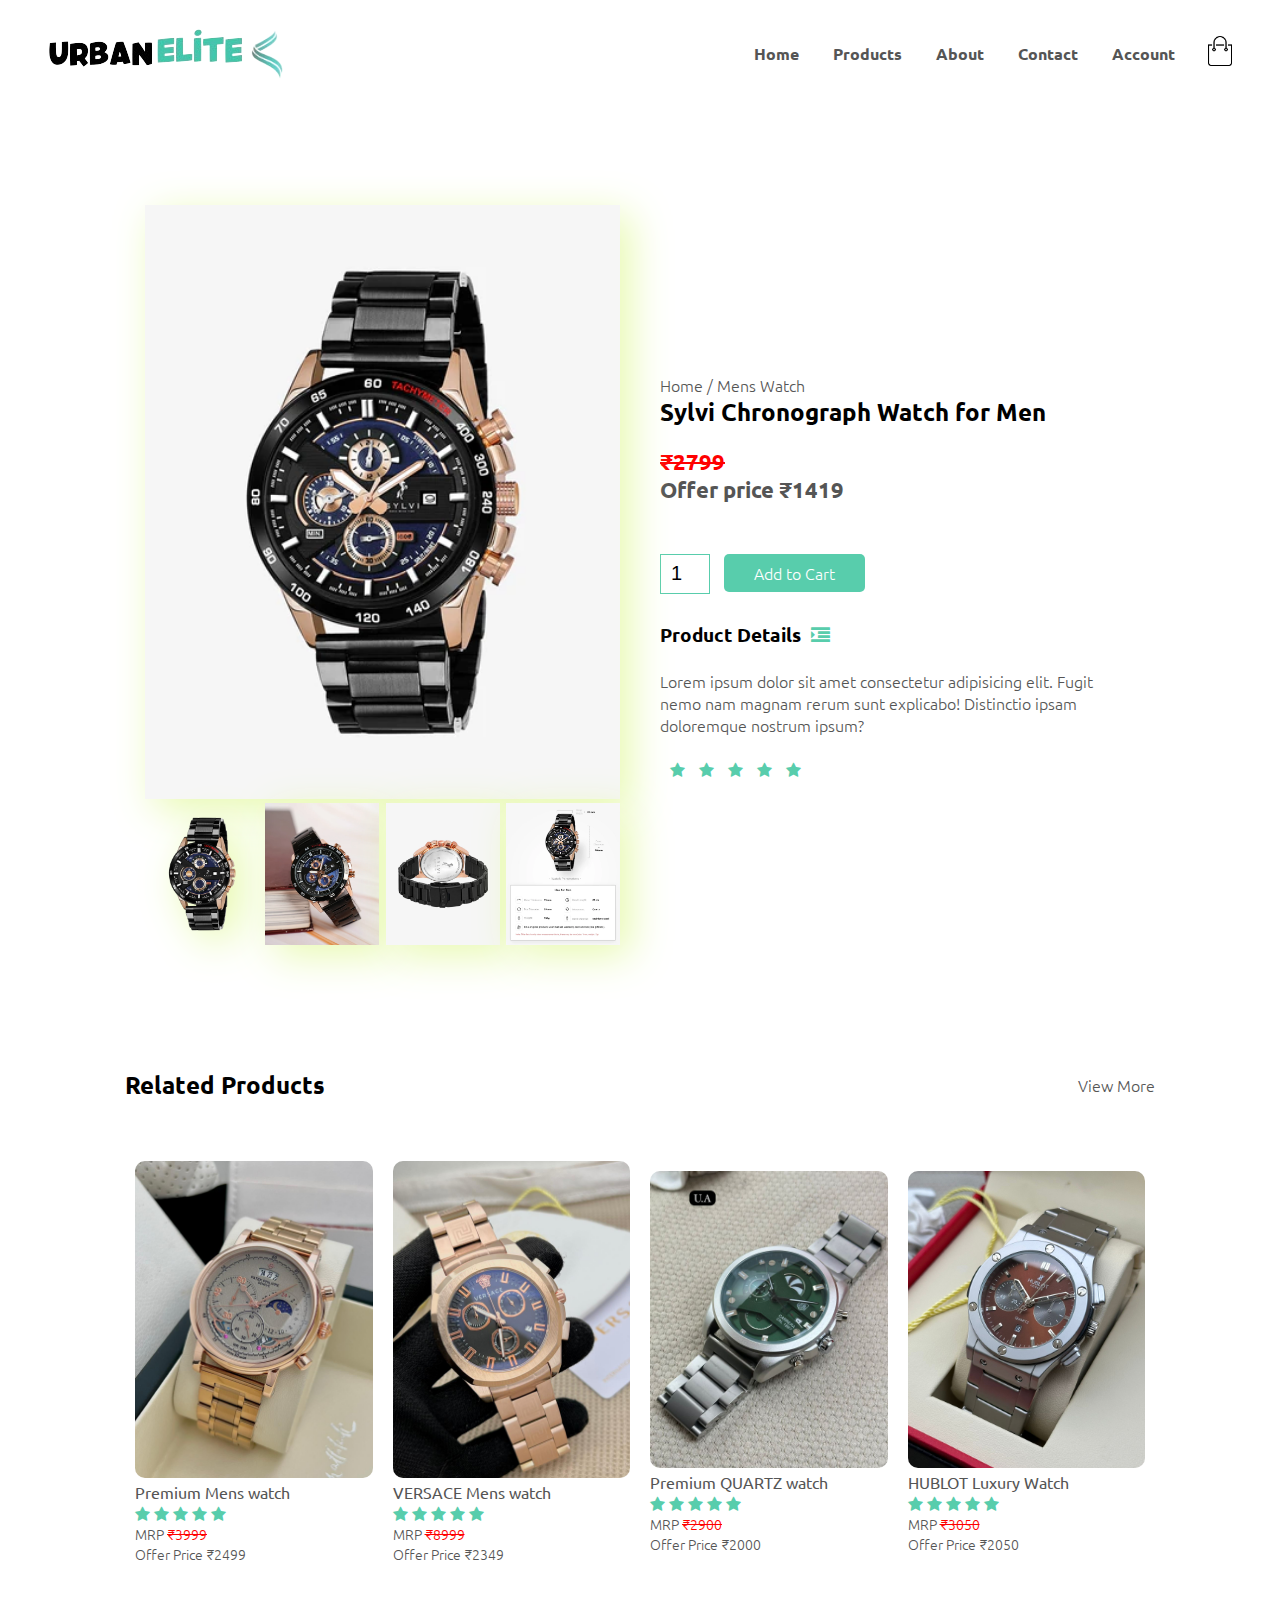
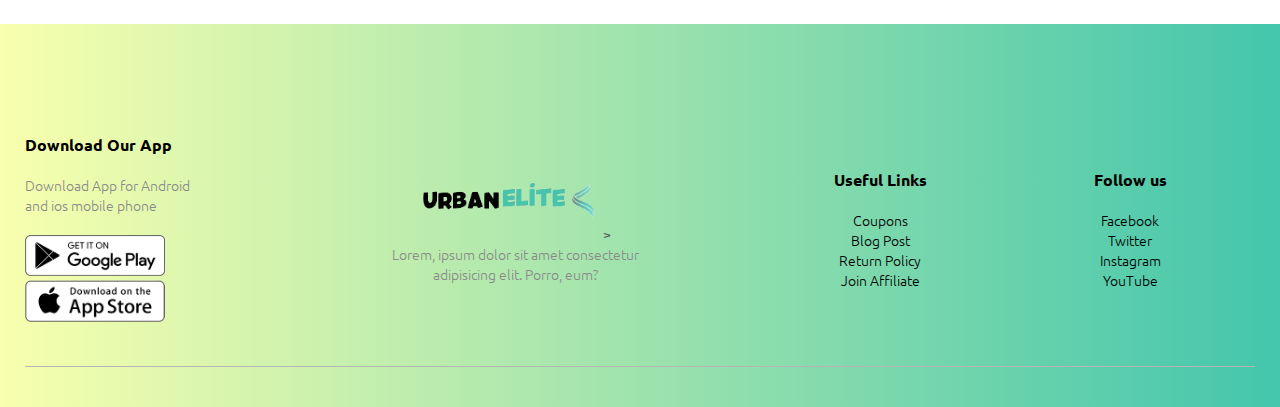
<file: product5-detail.html>
<!DOCTYPE html>
<html lang="en">
  <head>
    <meta charset="UTF-8" />
    <meta name="viewport" content="width=device-width, initial-scale=1.0" />
    <title>URBAN Elite</title>
    <link rel="stylesheet" href="./assets/css/style.css" />
    <link
      href="https://fonts.googleapis.com/css2?family=Poppins:ital,wght@0,300;0,400;0,500;0,600;0,700;1,200&display=swap"
      rel="stylesheet"
    />
    <link
      rel="stylesheet"
      href="https://stackpath.bootstrapcdn.com/font-awesome/4.7.0/css/font-awesome.min.css"
    />
  </head>

  <body>
    <div class="container">
      <div class="navbar">
        <div class="logo">
          <a href="index.html">
            <img src="./assets/images/urban elite 2.png" alt=""
          /></a>
        </div>
        <nav>
          <ul id="MenuItems">
            <li><a href="index.html">Home</a></li>
            <li><a href="products.html">Products</a></li>
            <li><a href="">About</a></li>
            <li><a href="">Contact</a></li>
            <li><a href="account.html">Account</a></li>
            <!-- TODo: 22:20 -->
          </ul>
        </nav>
        <a href="cart.html"
          ><img
            src="./assets/images/cart.png"
            alt=""
            width="30px"
            height="30px"
        /></a>
        <img
          src="./assets/images/menu.png"
          alt=""
          class="menu-icon"
          onclick="menutoggle()"
        />
      </div>
    </div>

    <!-- Single Products Detail -->
    <div class="small-container single-product">
      <div class="row">
        <div class="col-2">
          <img
            src="./assets/images/product-13.webp"
            width="100%"
            id="ProductImg"
          />

          <div class="small-img-row">
            <div class="small-img-col">
              <img
                src="./assets/images/product-5-gallery-4.webp"
                class="small-img"
              />
            </div>
            <div class="small-img-col">
              <img
                src="./assets/images/product-5-gallery-1.webp"
                class="small-img"
              />
            </div>
            <div class="small-img-col">
              <img
                src="./assets/images/product-5-gallery-2.webp"
                class="small-img"
              />
            </div>
            <div class="small-img-col">
              <img
                src="./assets/images/product-5-gallery-3.webp"
                class="small-img"
              />
            </div>
          </div>
        </div>
        <div class="col-2">
          <p>Home / Mens Watch</p>
          <h2>Sylvi Chronograph Watch for Men</h2>
          <h4>
            <span class="mrp">₹2799</span>
            <br />
            <span>Offer price</span>
            <span> ₹1419</span>
          </h4>
          <!-- <select name="" id="">
          <option value="">Select Size</option>
          <option value="">XXL</option>
          <option value="">XL</option>
          <option value="">Large</option>
          <option value="">Medium</option>
          <option value="">Small</option>
        </select> -->
          <input type="number" value="1" />
          <a href="" class="btn">Add to Cart</a>
          <h3>Product Details<i class="fa fa-indent"></i></h3>
          <br />
          <p>
            Lorem ipsum dolor sit amet consectetur adipisicing elit. Fugit nemo
            nam magnam rerum sunt explicabo! Distinctio ipsam doloremque nostrum
            ipsum?
          </p>
          <br />
          <div class="rating">
            <i class="fa fa-star"></i>
            <i class="fa fa-star"></i>
            <i class="fa fa-star"></i>
            <i class="fa fa-star"></i>
            <i class="fa fa-star"></i>
          </div>
        </div>
      </div>
    </div>

    <!-- Title -->
    <div class="small-container">
      <div class="row row-2">
        <h2>Related Products</h2>
        <p>View More</p>
      </div>
    </div>

    <!-- Similar Products -->

    <div class="small-container">
      <div class="row">
        <div class="col-4">
          <img src="./assets/images/product-29.jpg" alt="" />
          <h4>Premium Mens watch</h4>
          <div class="rating">
            <i class="fa fa-star"></i>
            <i class="fa fa-star"></i>
            <i class="fa fa-star"></i>
            <i class="fa fa-star"></i>
            <i class="fa fa-star"></i>
          </div>
          <p>
            <span>MRP</span>
            <span class="mrp">₹3999</span>
            <br /><span>Offer Price</span> <span>₹2499</span>
          </p>
        </div>

        <div class="col-4">
          <img src="./assets/images/product-30.jpg" alt="" />
          <h4>VERSACE Mens watch</h4>
          <div class="rating">
            <i class="fa fa-star"></i>
            <i class="fa fa-star"></i>
            <i class="fa fa-star"></i>
            <i class="fa fa-star"></i>
            <i class="fa fa-star"></i>
          </div>
          <p>
            <span>MRP</span>
            <span class="mrp">₹8999</span>
            <br /><span>Offer Price</span> <span>₹2349</span>
          </p>
        </div>

        <div class="col-4">
          <img src="./assets/images/product-31.jpg" alt="" />
          <h4>Premium QUARTZ watch</h4>
          <div class="rating">
            <i class="fa fa-star"></i>
            <i class="fa fa-star"></i>
            <i class="fa fa-star"></i>
            <i class="fa fa-star"></i>
            <i class="fa fa-star"></i>
          </div>
          <p>
            <span>MRP</span>
            <span class="mrp">₹2900</span>
            <br /><span>Offer Price</span> <span>₹2000</span>
          </p>
        </div>
        <div class="col-4">
          <img src="./assets/images/buy-4.jpg" alt="" />
          <h4>HUBLOT Luxury Watch</h4>
          <div class="rating">
            <i class="fa fa-star"></i>
            <i class="fa fa-star"></i>
            <i class="fa fa-star"></i>
            <i class="fa fa-star"></i>
            <i class="fa fa-star"></i>
          </div>
          <p>
            <span>MRP</span>
            <span class="mrp">₹3050</span>
            <br /><span>Offer Price</span> <span>₹2050</span>
          </p>
        </div>
      </div>
    </div>

    <!-- Footer -->
    <div class="footer">
      <div class="container">
        <div class="row">
          <div class="footer-col-1">
            <h3>Download Our App</h3>
            <p>
              Download App for Android <br />
              and ios mobile phone
            </p>
            <div class="app-logo">
              <img src="./assets/images/play-store.png" alt="" />
              <img src="./assets/images/app-store.png" alt="" />
            </div>
          </div>
          <div class="footer-col-2">
            <a href="index.html"><img src="./assets/images/urban elite 2.png" alt="logo" />
            ></a>
            <p>
              Lorem, ipsum dolor sit amet consectetur <br />adipisicing elit.
              Porro, eum?
            </p>
          </div>
          <div class="footer-col-3">
            <h3>Useful Links</h3>
            <ul>
              <li>Coupons</li>
              <li>Blog Post</li>
              <li>Return Policy</li>
              <li>Join Affiliate</li>
            </ul>
          </div>

          <div class="footer-col-4">
            <h3>Follow us</h3>
            <ul>
              <li>Facebook</li>
              <li>Twitter</li>
              <li>Instagram</li>
              <li>YouTube</li>
            </ul>
          </div>
        </div>
        <hr />
      </div>
    </div>

    <!-- scripts -->
    <script src="./assets/js/gallery.js"></script>
    <!-- JS for Toggle menu -->
    <script src="./assets/js/toggleMenu.js"></script>
  </body>
</html>
</file>
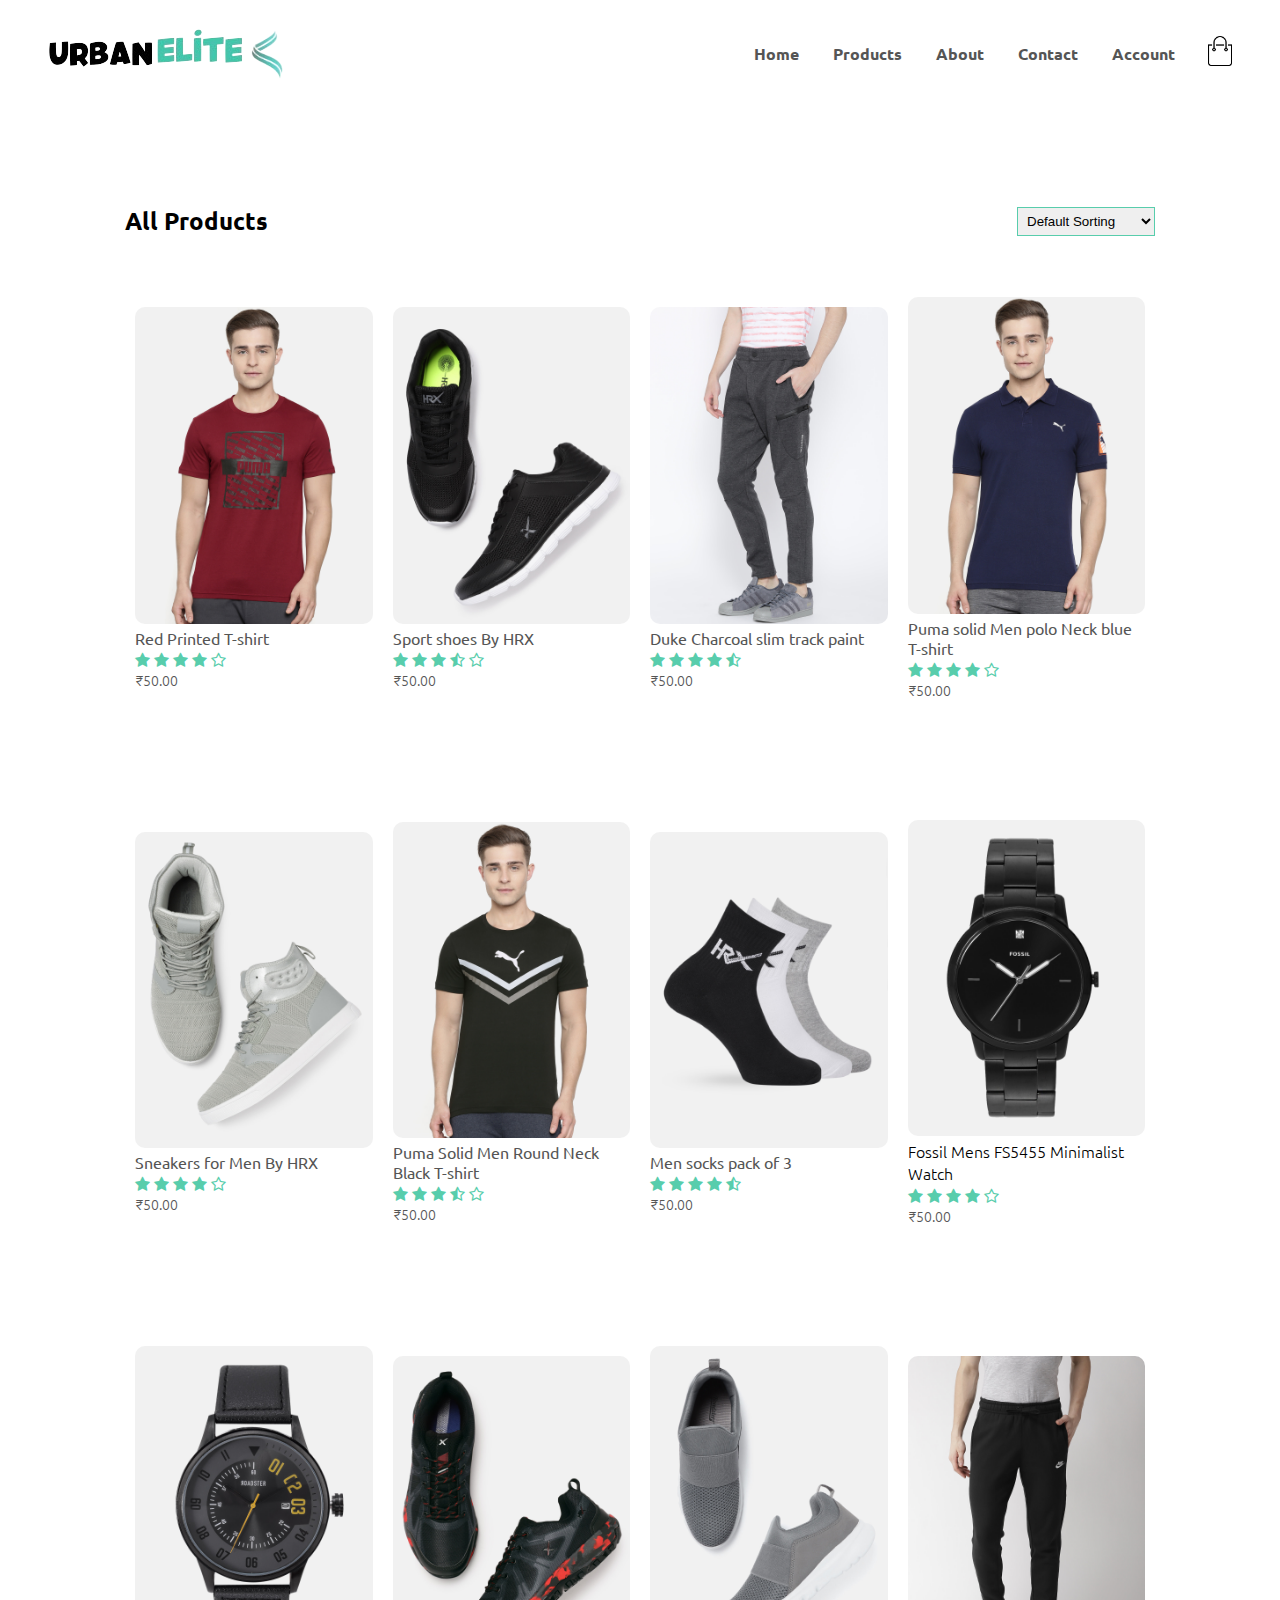
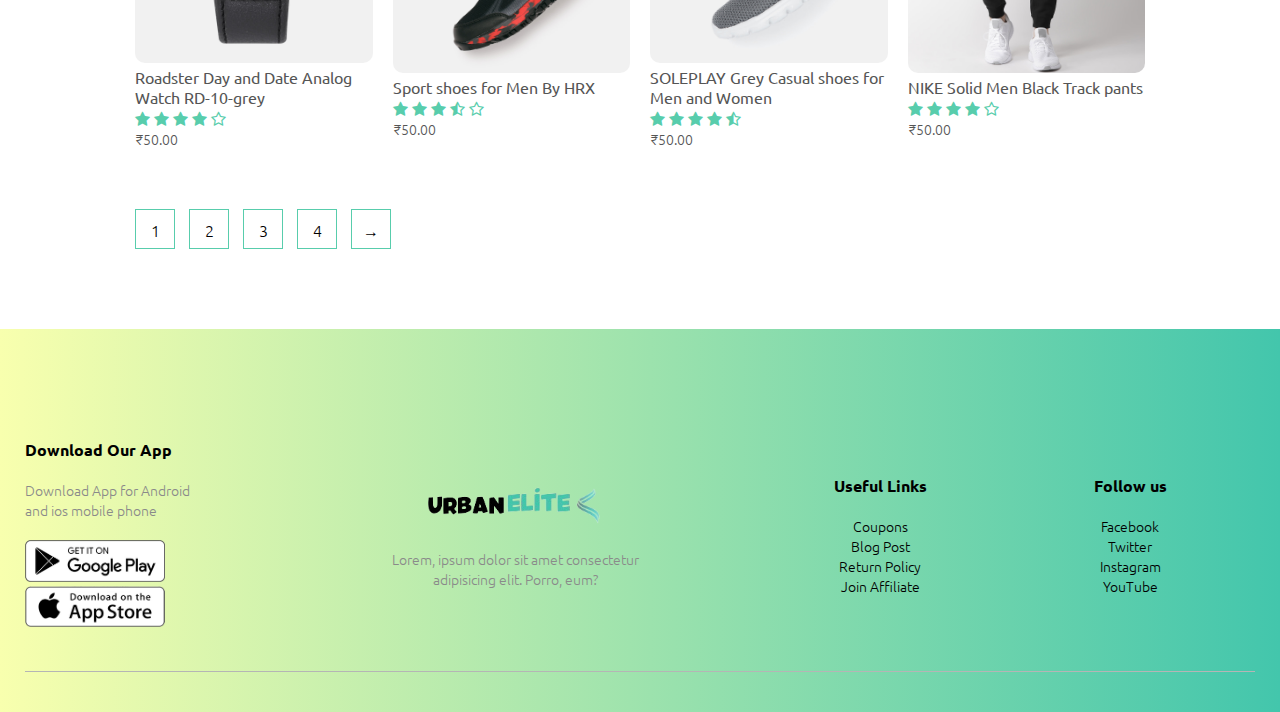
<file: products.html>
<!DOCTYPE html>
<html lang="en">

<head>
  <meta charset="UTF-8" />
  <meta name="viewport" content="width=device-width, initial-scale=1.0" />
  <title>All Products - URBAN Elite</title>
  <link rel="stylesheet" href="./assets/css/style.css" />
  <link
    href="https://fonts.googleapis.com/css2?family=Poppins:ital,wght@0,300;0,400;0,500;0,600;0,700;1,200&display=swap"
    rel="stylesheet" />
  <link rel="stylesheet" href="https://stackpath.bootstrapcdn.com/font-awesome/4.7.0/css/font-awesome.min.css" />
</head>

<body>
  <div class="container">
    <div class="navbar">
      <div class="logo">
        <a href="index.html">
         <img src="./assets/images/urban elite 2.png" alt=""></a>
      </div>
      <nav>
        <ul id="MenuItems">
          <li><a href="index.html">Home</a></li>
          <li><a href="products.html">Products</a></li>
          <li><a href="">About</a></li>
          <li><a href="">Contact</a></li>
          <li><a href="account.html">Account</a></li>
          <!-- TODo: 22:20 -->
        </ul>
      </nav>
      <a href="cart.html"
        ><img src="./assets/images/cart.png" alt="" width="30px" height="30px"
      /></a>
      <img
        src="./assets/images/menu.png"
        alt=""
        class="menu-icon"
        onclick="menutoggle()"
      />
    </div>
  </div>

  <div class="small-container">
    <div class="row row-2">
      <h2>All Products</h2>
      <select name="" id="">
        <option value="">Default Sorting</option>
        <option value="">Sort by Price</option>
        <option value="">Sort by Popularity</option>
        <option value="">Sort by Rating</option>
        <option value="">Sort by sales</option>
      </select>
    </div>

    <div class="row">
      <div class="col-4">
        <img src="./assets/images/product-1.jpg" alt="" />
        <h4>Red Printed T-shirt</h4>
        <div class="rating">
          <i class="fa fa-star"></i>
          <i class="fa fa-star"></i>
          <i class="fa fa-star"></i>
          <i class="fa fa-star"></i>
          <i class="fa fa-star-o"></i>
        </div>
        <p>₹50.00</p>
      </div>

      <div class="col-4">
        <img src="./assets/images/product-2.jpg" alt="" />
        <h4>Sport shoes By HRX</h4>
        <div class="rating">
          <i class="fa fa-star"></i>
          <i class="fa fa-star"></i>
          <i class="fa fa-star"></i>
          <i class="fa fa-star-half-o"></i>
          <i class="fa fa-star-o"></i>
        </div>
        <p>₹50.00</p>
      </div>

      <div class="col-4">
        <img src="./assets/images/product-3.jpg" alt="" />
        <h4>Duke Charcoal slim track paint</h4>
        <div class="rating">
          <i class="fa fa-star"></i>
          <i class="fa fa-star"></i>
          <i class="fa fa-star"></i>
          <i class="fa fa-star"></i>
          <i class="fa fa-star-half-o"></i>
        </div>
        <p>₹50.00</p>
      </div>
      <div class="col-4">
        <img src="./assets/images/product-4.jpg" alt="" />
        <h4>Puma solid Men polo Neck blue T-shirt</h4>
        <div class="rating">
          <i class="fa fa-star"></i>
          <i class="fa fa-star"></i>
          <i class="fa fa-star"></i>
          <i class="fa fa-star"></i>
          <i class="fa fa-star-o"></i>
        </div>
        <p>₹50.00</p>
      </div>
    </div>
    <div class="row">
      <div class="col-4">
        <img src="./assets/images/product-5.jpg" alt="" />
        <h4>Sneakers for Men By HRX</h4>
        <div class="rating">
          <i class="fa fa-star"></i>
          <i class="fa fa-star"></i>
          <i class="fa fa-star"></i>
          <i class="fa fa-star"></i>
          <i class="fa fa-star-o"></i>
        </div>
        <p>₹50.00</p>
      </div>

      <div class="col-4">
        <img src="./assets/images/product-6.jpg" alt="" />
        <h4>Puma Solid Men Round Neck Black T-shirt</h4>
        <div class="rating">
          <i class="fa fa-star"></i>
          <i class="fa fa-star"></i>
          <i class="fa fa-star"></i>
          <i class="fa fa-star-half-o"></i>
          <i class="fa fa-star-o"></i>
        </div>
        <p>₹50.00</p>
      </div>

      <div class="col-4">
        <img src="./assets/images/product-7.jpg" alt="" />
        <h4>Men socks pack of 3</h4>
        <div class="rating">
          <i class="fa fa-star"></i>
          <i class="fa fa-star"></i>
          <i class="fa fa-star"></i>
          <i class="fa fa-star"></i>
          <i class="fa fa-star-half-o"></i>
        </div>
        <p>₹50.00</p>
      </div>
      <div class="col-4">
        <img src="./assets/images/product-8.jpg" alt="" />
        <h4></h4>Fossil Mens FS5455 Minimalist Watch
        <div class="rating">
          <i class="fa fa-star"></i>
          <i class="fa fa-star"></i>
          <i class="fa fa-star"></i>
          <i class="fa fa-star"></i>
          <i class="fa fa-star-o"></i>
        </div>
        <p>₹50.00</p>
      </div>
    </div>
    <div class="row">
      <div class="col-4">
        <img src="./assets/images/product-9.jpg" alt="" />
        <h4>Roadster Day and Date Analog Watch RD-10-grey</h4>
        <div class="rating">
          <i class="fa fa-star"></i>
          <i class="fa fa-star"></i>
          <i class="fa fa-star"></i>
          <i class="fa fa-star"></i>
          <i class="fa fa-star-o"></i>
        </div>
        <p>₹50.00</p>
      </div>

      <div class="col-4">
        <img src="./assets/images/product-10.jpg" alt="" />
        <h4>Sport shoes for Men By HRX</h4>
        <div class="rating">
          <i class="fa fa-star"></i>
          <i class="fa fa-star"></i>
          <i class="fa fa-star"></i>
          <i class="fa fa-star-half-o"></i>
          <i class="fa fa-star-o"></i>
        </div>
        <p>₹50.00</p>
      </div>

      <div class="col-4">
        <img src="./assets/images/product-11.jpg" alt="" />
        <h4>SOLEPLAY Grey Casual shoes for Men and Women</h4>
        <div class="rating">
          <i class="fa fa-star"></i>
          <i class="fa fa-star"></i>
          <i class="fa fa-star"></i>
          <i class="fa fa-star"></i>
          <i class="fa fa-star-half-o"></i>
        </div>
        <p>₹50.00</p>
      </div>
      <div class="col-4">
        <img src="./assets/images/product-12.jpg" alt="" />
        <h4>NIKE Solid Men Black Track pants</h4>
        <div class="rating">
          <i class="fa fa-star"></i>
          <i class="fa fa-star"></i>
          <i class="fa fa-star"></i>
          <i class="fa fa-star"></i>
          <i class="fa fa-star-o"></i>
        </div>
        <p>₹50.00</p>
      </div>
    </div>

    <div class="page-btn">
      <span>1</span>
      <span>2</span>
      <span>3</span>
      <span>4</span>
      <span>&#8594;</span>
    </div>
  </div>

  <!-- Footer -->
  <div class="footer">
    <div class="container">
      <div class="row">
        <div class="footer-col-1">
          <h3>Download Our App</h3>
          <p>
            Download App for Android <br />
            and ios mobile phone
          </p>
          <div class="app-logo">
            <img src="./assets/images/play-store.png" alt="" />
            <img src="./assets/images/app-store.png" alt="" />
          </div>
        </div>
        <div class="footer-col-2">
          <img src="./assets/images/urban elite 2.png" alt="logo" />
          <p>
            Lorem, ipsum dolor sit amet consectetur <br />adipisicing elit.
            Porro, eum?
          </p>
        </div>
        <div class="footer-col-3">
          <h3>Useful Links</h3>
          <ul>
            <li>Coupons</li>
            <li>Blog Post</li>
            <li>Return Policy</li>
            <li>Join Affiliate</li>
          </ul>
        </div>

        <div class="footer-col-4">
          <h3>Follow us</h3>
          <ul>
            <li>Facebook</li>
            <li>Twitter</li>
            <li>Instagram</li>
            <li>YouTube</li>
          </ul>
        </div>
      </div>
      <hr />
     
    </div>
  </div>
  <!-- JS for Toggle menu -->
  <script src="./assets/js/toggleMenu.js"></script>
</body>

</html>
</file>
<file: assets/css/style.css>
@import url('https://fonts.googleapis.com/css2?family=Ubuntu:ital,wght@0,300;0,400;0,500;0,700;1,300;1,400;1,500;1,700&display=swap');

:root {
  --main-text-color: #555;
  --main-bg-color: #fff;
  --accent-color: #58cdac;
  --hover-color:#297f66;
  --slate-gray: #8a8a8a;
  --smoth-pink: #ffd6d6;
}

*::selection {
  background-color: var(--accent-color);
  color: var(--main-bg-color);
}

* {
  margin: 0;
  padding: 0;
  box-sizing: border-box;
}


body {
  --sb-track-color: #000000;
  --sb-thumb-color: #dff49b;
  --sb-size: 12px;
  font-family: "Ubuntu", sans-serif;
  font-weight: 300;
  font-style: normal;
}

body::-webkit-scrollbar {
  width: var(--sb-size)
}

body::-webkit-scrollbar-track {
  background: var(--sb-track-color);
  border-radius: 10px;
}

body::-webkit-scrollbar-thumb {
  background: var(--sb-thumb-color);
  border-radius: 10px;
  
}

@supports not selector(::-webkit-scrollbar) {
  body {
    scrollbar-color: var(--sb-thumb-color)
                     var(--sb-track-color);
  }
}
.navbar {
  display: flex;
  align-items: center;
  padding: 20px;
}

nav {
  flex: 1;
  text-align: right;
}

nav ul {
  display: inline-block;
  list-style-type: none;
}

nav ul li {
  display: inline-block;
  margin-right: 30px;
}

a {
  text-decoration: none;
  color: var(--main-text-color);
  ;

}

p {
  color: var(--main-text-color);
}

.navbar a {
  text-decoration: none;
  color: var(--main-text-color);
  font-weight: 600;
}

.navbar a:hover {
  color: black;
  text-decoration: underline;
}

.container {
  max-width: 1300px;
  margin: auto;
  padding-left: 25px;
  padding-right: 25px;
}

.row {
  margin-top: 50px;
  display: flex;
  align-items: center;
  flex-wrap: wrap;
  justify-content: space-around;
}

.col-2 {
  flex-basis: 50%;
  min-width: 300px;
  }
  
  .col-2 img  {
    max-width: 100%;
    padding: 50px 0;
    /* top and bottom 50 left and right 0 */
    filter: drop-shadow(10px 10px 20px #e7f9ae);
    transition: 0.5s;
}

.col-2 h1 {
  font-size: 50px;
  line-height: 60px;
  margin: 25px 0;
}
.shoes-img:hover{
 filter: drop-shadow(10px 10px 50px #dff49b);
 scale: 1.1;
  
}


.btn {
  display: inline-block;
  background: var(--accent-color);
  color: var(--main-bg-color);
  padding: 8px 30px;
  margin: 30px 0;
  border-radius: 5px;
  transition: background 0.5s;
}

.btn:hover {
  background-color: var(--hover-color);
  /* Green */
  color: var(--main-bg-color);
}

.header {
  /* background: radial-gradient(#fff, #ffd6d6); */
  background: #43C6AC;  
background: -webkit-linear-gradient(to right, #F8FFAE, #43C6AC); 
background: linear-gradient(to right, #F8FFAE, #43C6AC);

}

.header .row {
  margin-top: 20px;
}

.categories {
  margin: 70px 0;
}

.col-3 {
  flex-basis: 10%;
  min-width: 250px;
  margin-bottom: 30px;
}

.col-3 video{
  width: 100%;
  transition: 0.5s;
  border-radius: 10px;
}

.col-3 video:hover {
  scale: 1.1;
}

.small-container {
  max-width: 1080px;
  margin: auto;
  padding-left: 25px;
  padding-right: 25px;
}
.mrp{
  color: red;
  text-decoration: line-through;
}

.col-4 {
  flex-basis: 25%;
  padding: 10px;
  min-width: 200px;
  margin-bottom: 50px;
  transition: transform 0.5s;
}

.col-4 img {
  width: 100%;
  border-radius: 10px;
}

.title {
  text-align: center;
  margin: 0 auto 80px;
  position: relative;
  line-height: 60px;
  color: var(--main-text-color);
}

.title::after {
  content: "";
  background: var(--accent-color);
  width: 80px;
  height: 5px;
  border-radius: 5px;
  position: absolute;
  bottom: 0;
  left: 50%;
  transform: translateX(-50%);
}

h4 {
  color: var(--main-text-color);
  font-weight: normal;
}

.col-4 p {
  font-size: 14px;
}

.rating .fa {
  color: var(--accent-color);
}

.col-4:hover {
  transform: translateY(-5px);
  
}

/*     offer     */
.offer {
  /* background: radial-gradient(#fff, #ffd6d6); */
  background: #43C6AC;  /* fallback for old browsers */
background: -webkit-linear-gradient(to right, #F8FFAE, #43C6AC);  /* Chrome 10-25, Safari 5.1-6 */
background: linear-gradient(to right, #F8FFAE, #43C6AC); /* W3C, IE 10+/ Edge, Firefox 16+, Chrome 26+, Opera 12+, Safari 7+ */

  margin-top: 80px;
  padding: 30px 0;
}

.col-2 .offer-img {
  padding: 50px;
}

small {
  color: var(--main-text-color);
}

/* -----Testimonial----- */

.testimonial {
  padding-top: 100px;
}

.testimonial .col-3 {
  text-align: center;
  padding: 40px 20px;
  box-shadow: 0 0 20px 0px rgba(0, 0, 0, 0.1);
  cursor: pointer;
  transition: transform 0.5s;
}

.testimonial .col-3 img {
  width: 50px;
  margin-top: 20px;
  border-radius: 50%;
}

.testimonial .col-3:hover {
  transform: translateY(-10px);
}

.fa.fa-quote-left {
  font-size: 34px;
  color: var(--accent-color);
}

.col-3 p {
  font-size: 12px;
  margin: 12px 0;
  color: #777;
}

.testimonial .col-3 h3 {
  font-weight: 600;
  color: var(--main-text-color);
  font-size: 16px;
}

/* brands */

.brands {
  margin: 100px auto;
}

.col-5 {
  width: 160px;
}

.col-5 img {
  width: 100%;
  cursor: pointer;
  filter: grayscale(100%);
  transition: 0.2s;
}

.col-5 img:hover {
  filter: grayscale(0);
  scale: 1.1;
}

/* footer */
.footer {
  background: #43C6AC;  /* fallback for old browsers */
  background: -webkit-linear-gradient(to right, #F8FFAE, #43C6AC);  /* Chrome 10-25, Safari 5.1-6 */
  background: linear-gradient(to right, #F8FFAE, #43C6AC); /* W3C, IE 10+/ Edge, Firefox 16+, Chrome 26+, Opera 12+, Safari 7+ */
  color: var(--slate-gray);
  font-size: 14px;
  padding: 60px 0 20px;
}

.footer p {
  color: var(--slate-gray);
}

.footer h3 {
  color: black;
  margin-bottom: 20px;
}

.footer-col-1,
.footer-col-2,
.footer-col-3,
.footer-col-4 {
  min-width: 250px;
  margin-bottom: 20px;
  color: black;
}

.footer-col-1 {
  flex-basis: 30px;
}

.footer-col-2 {
  flex: 1;
  text-align: center;
}

.footer-col-2 img {
  width: 180px;
  margin-bottom: 20px;
}

.footer-col-3,
.footer-col-4 {
  flex-basis: 12%;
  text-align: center;
}

ul {
  list-style-type: none;
}

.app-logo {
  margin-top: 20px;
}

.app-logo img {
  width: 140px;
}

.footer hr {
  border: none;
  background: #b5b5b5;
  height: 1px;
  margin: 20px 0;
}

.copyright {
  text-align: center;
}

.menu-icon {
  width: 28px;
  margin-left: 20px;
  display: none;
}

/* Media Quer for menu */

@media only screen and (max-width: 800px) {
  nav ul {
    position: absolute;
    top: 70px;
    left: 0;
    background: #333;
    width: 100%;
    overflow: hidden;
    transition: max-height 0.5s;
  }

  nav ul li {
    display: block;
    margin-right: 50px;
    margin-top: 10px;
    margin-bottom: 10px;
  }

  nav ul li a {
    color: var(--main-bg-color);
  }

  .menu-icon {
    display: block;
    cursor: pointer;
  }
}

/* All Products */
.row-2 {
  justify-content: space-between;
  margin: 100px auto 50px;
}

select {
  border: 1px solid var(--accent-color);
  padding: 5px;
}

select:focus {
  outline: none;
}

.page-btn {
  margin: 0 auto 80px;
}

.page-btn span {
  display: inline-block;
  border: 1px solid var(--accent-color);
  margin-left: 10px;
  width: 40px;
  height: 40px;
  text-align: center;
  line-height: 40px;
  line-height: 40px;
  cursor: pointer;
}

.page-btn span:hover {
  background: var(--accent-color);
  color: var(--main-bg-color);
}

/* Media Quer for less than 600 screen size */
@media only screen and (max-width: 600px) {
  .row {
    text-align: center;
  }

  .col-2,
  .col-3,
  .col-4 {
    flex-basis: 100%;
  }

  .single-product .row {
    text-align: left;
  }

  .single-product .col-2 {
    padding: 20px 0;
  }

  .single-product h2 {
    font-size: 26px;
    line-height: 32px;
  }

  .cart-info p {
    display: none;
  }
}

/* Single Product Detail */
.single-product {
  margin-top: 80px;
}

.single-product .col-2 img {
  padding: 0;
}

.single-product .col-2 {
  padding: 20px;
}

.single-product h4 {
  margin: 20px 0;
  font-size: 22px;
  font-weight: bold;
}

.single-product select {
  display: block;
  padding: 10px;
  margin-top: 20px;
}

.single-product input {
  width: 50px;
  height: 40px;
  padding-left: 10px;
  font-size: 20px;
  margin-right: 10px;
  border: 1px solid var(--accent-color);
}

input:focus {
  outline: none;
}

.single-product .fa {
  color: var(--accent-color);
  margin-left: 10px;
}

.small-img-row {
  display: flex;
  justify-content: space-between;
}

.small-img-col {
  flex-basis: 24%;
  cursor: pointer;
}

/* Cart Items Details */
.cart-page {
  margin: 30px auto;
}

table {
  width: 100%;
  border-collapse: collapse;
}

.cart-info {
  display: flex;
  flex-wrap: wrap;
}

th {
  text-align: left;
  padding: 5px;
  color: var(--main-bg-color);
  background: var(--accent-color);
  font-weight: normal;
}

td {
  padding: 10px 5px;
}

td input {
  width: 40px;
  height: 30px;
  padding: 5px;
}

td a {
  color: var(--accent-color);
  font-size: 12px;
}

td img {
  width: 80px;
  height: 80px;
  margin-right: 10px;
}

.total-price {
  display: flex;
  justify-content: flex-end;
}

.total-price table {
  border-top: 3px solid var(--accent-color);
  width: 100%;
  max-width: 400px;
}

td:last-child {
  text-align: right;
}

th:last-child {
  text-align: right;
}

/* Account Page */

.account-page {
  padding: 50px 0;
  background: #43C6AC;  /* fallback for old browsers */
  background: -webkit-linear-gradient(to right, #F8FFAE, #43C6AC);  /* Chrome 10-25, Safari 5.1-6 */
  background: linear-gradient(to right, #F8FFAE, #43C6AC); /* W3C, IE 10+/ Edge, Firefox 16+, Chrome 26+, Opera 12+, Safari 7+ */
}

.form-container {
  background: var(--main-bg-color);
  backdrop-filter: blur(10px);
  width: 300px;
  height: 400px;
  position: relative;
  text-align: center;
  padding: 20px 0;
  box-shadow: 0 0 20px 0 rgba(0, 0, 0, 0.1);
  border-radius: 10px;
  overflow: hidden;
}

.form-container span {
  font-weight: bold;
  padding: 0 10px;
  color: var(--main-text-color);
  cursor: pointer;
  width: 100px;
  display: inline-block;
}

.form-btn {
  display: inline-block;
}

.form-container form {
  max-width: 300px;
  padding: 0 20px;
  position: absolute;
  top: 130px;
  transition: transform 1s;
}

form input {
  width: 100%;
  height: 30px;
  margin: 10px 0;
  padding: 6px 12px;
  border-radius: 10px;
  border: 1px solid var(--slate-gray);
}

form .btn {
  width: 100%;
  border: none;
  cursor: pointer;
  margin: 10px;
}

form .btn:focus {
  outline: none;
}

#LoginForm {
  left: -300px;
}

#RegForm {
  left: 0;
}

form a {
  font-size: 12px;
}

#indicator {
  width: 100px;
  border: none;
  background: var(--accent-color);
  height: 3px;
  margin-top: 8px;
  transform: translateX(100px);
  transition: transform 1s;
}
</file>
